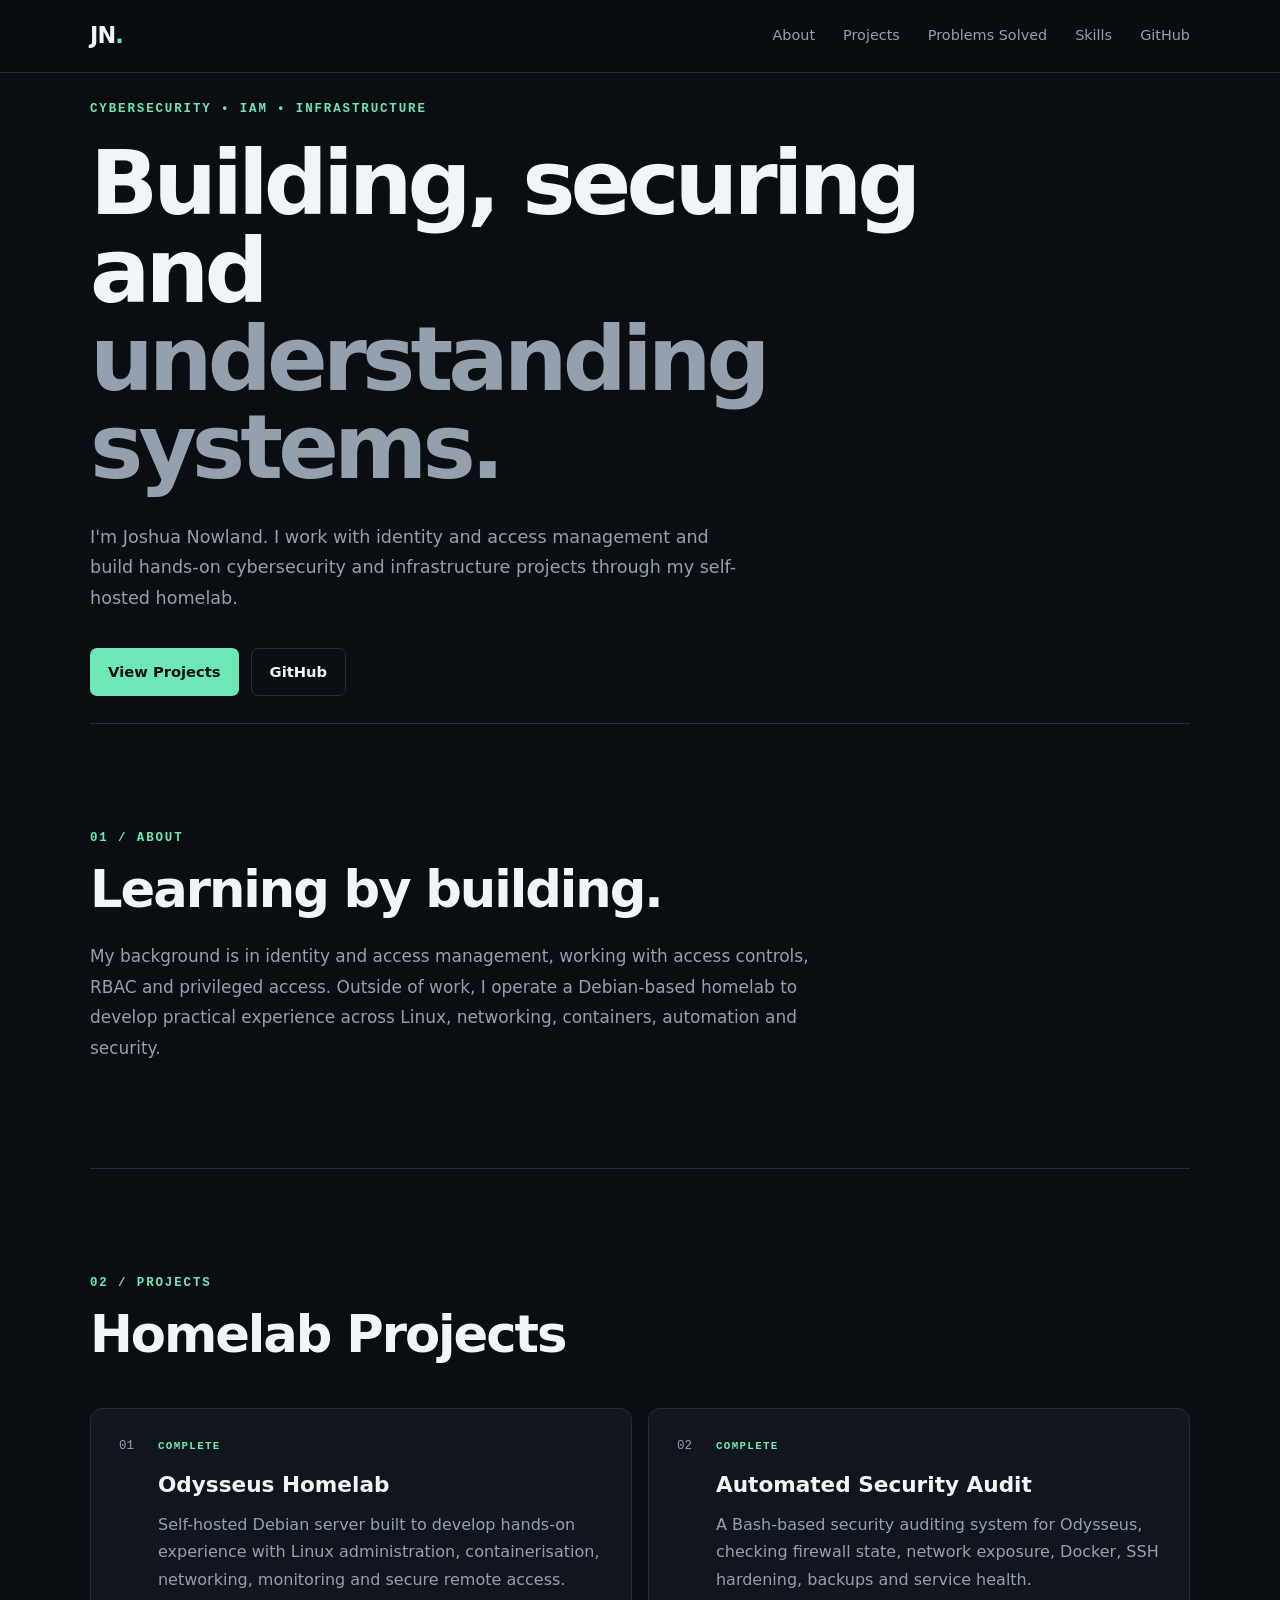
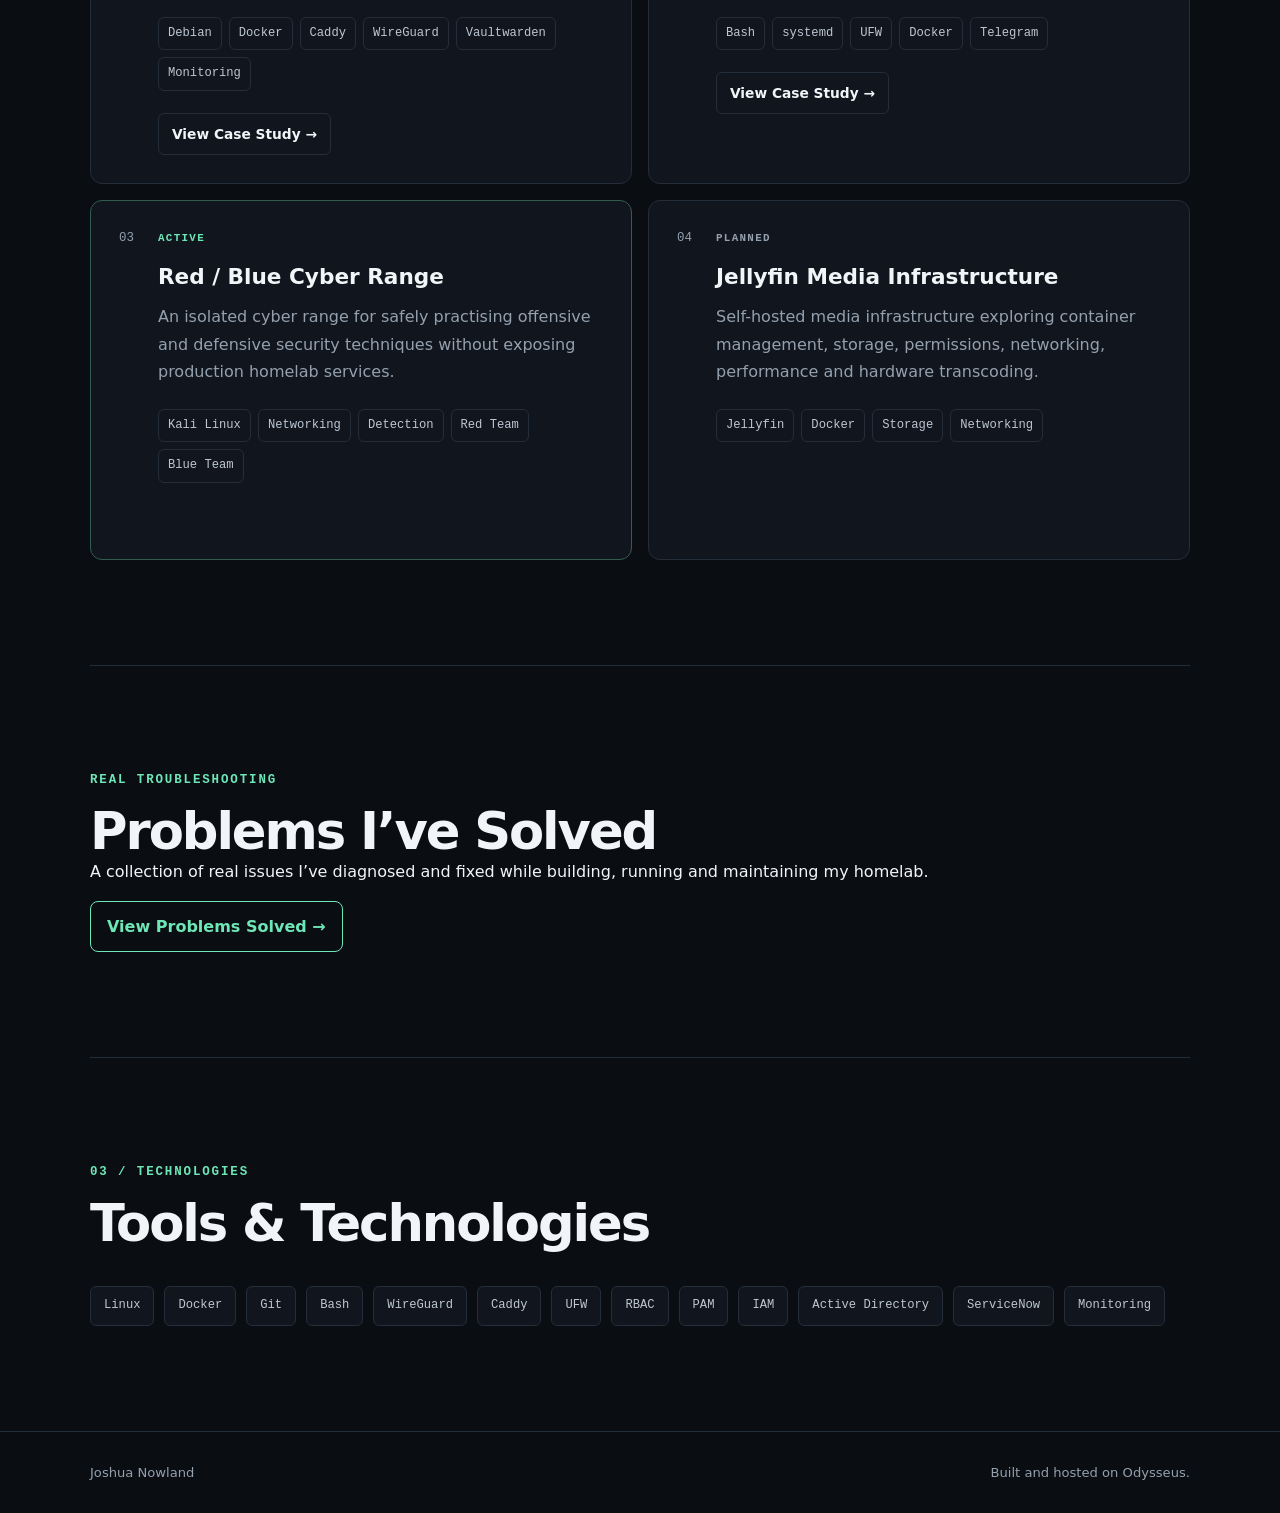
<file: index.html>
<!DOCTYPE html>
<html lang="en">
<head>
    <meta charset="UTF-8">
    <meta name="viewport" content="width=device-width, initial-scale=1.0">

    <title>Joshua Nowland | Cybersecurity & Infrastructure</title>

    <meta name="description"
          content="Joshua Nowland's cybersecurity, infrastructure and homelab portfolio.">

    <link rel="stylesheet" href="assets/css/style.css?v=2">
</head>

<body>

<header>
    <nav class="container">
        <a class="logo" href="#">JN<span>.</span></a>

        <div class="nav-links">
            <a href="#about">About</a>
            <a href="#projects">Projects</a>
            <a href="#problems">Problems Solved</a>
	    <a href="#skills">Skills</a>
            <a href="https://github.com/beynzzzz"
               target="_blank"
               rel="noopener noreferrer">GitHub</a>
        </div>
    </nav>
</header>


<main>

    <!-- HERO -->
    <section class="hero container">

        <p class="eyebrow">CYBERSECURITY • IAM • INFRASTRUCTURE</p>

        <h1>
            Building, securing and
            <span>understanding systems.</span>
        </h1>

        <p class="hero-text">
            I'm Joshua Nowland. I work with identity and access management
            and build hands-on cybersecurity and infrastructure projects
            through my self-hosted homelab.
        </p>

        <div class="hero-buttons">
            <a class="button primary" href="#projects">View Projects</a>

            <a class="button secondary"
               href="https://github.com/beynzzzz"
               target="_blank"
               rel="noopener noreferrer">
               GitHub
            </a>
        </div>

    </section>


    <!-- ABOUT -->
    <section id="about" class="section container">

        <p class="section-label">01 / ABOUT</p>

        <h2>Learning by building.</h2>

        <p class="section-intro">
            My background is in identity and access management, working with
            access controls, RBAC and privileged access. Outside of work,
            I operate a Debian-based homelab to develop practical experience
            across Linux, networking, containers, automation and security.
        </p>

    </section>


    <!-- PROJECTS -->
    <section id="projects" class="section container">

        <p class="section-label">02 / PROJECTS</p>

        <h2>Homelab Projects</h2>

        <div class="project-grid">

            <article class="project-card">
                <div class="project-number">01</div>

                <div>
                    <p class="project-status live">COMPLETE</p>

                    <h3>Odysseus Homelab</h3>

                    <p>
                        Self-hosted Debian server built to develop hands-on
                        experience with Linux administration, containerisation,
                        networking, monitoring and secure remote access.
                    </p>

                    <div class="tags">
                        <span>Debian</span>
                        <span>Docker</span>
                        <span>Caddy</span>
                        <span>WireGuard</span>
                        <span>Vaultwarden</span>
                        <span>Monitoring</span>
                    </div>
		    <a class="project-link" href="/projects/odysseus/">
    			View Case Study →
		    </a>
                </div>
            </article>


            <article class="project-card">
                <div class="project-number">02</div>

                <div>
                    <p class="project-status live">COMPLETE</p>

                    <h3>Automated Security Audit</h3>

                    <p>
                        A Bash-based security auditing system for Odysseus,
                        checking firewall state, network exposure, Docker,
                        SSH hardening, backups and service health.
                    </p>

                    <div class="tags">
                        <span>Bash</span>
                        <span>systemd</span>
                        <span>UFW</span>
                        <span>Docker</span>
                        <span>Telegram</span>	
                    </div>
		    <a class="project-link" href="/projects/security-audit/">
    			View Case Study →
		    </a>
                </div>
            </article>


            <article class="project-card featured">
                <div class="project-number">03</div>

                <div>
                    <p class="project-status live">ACTIVE</p>

                    <h3>Red / Blue Cyber Range</h3>

                    <p>
                        An isolated cyber range for safely practising offensive
                        and defensive security techniques without exposing
                        production homelab services.
                    </p>

                    <div class="tags">
                        <span>Kali Linux</span>
                        <span>Networking</span>
                        <span>Detection</span>
                        <span>Red Team</span>
                        <span>Blue Team</span>
                    </div>
                </div>
            </article>


            <article class="project-card">
                <div class="project-number">04</div>

                <div>
                    <p class="project-status">PLANNED</p>

                    <h3>Jellyfin Media Infrastructure</h3>

                    <p>
                        Self-hosted media infrastructure exploring container
                        management, storage, permissions, networking,
                        performance and hardware transcoding.
                    </p>

                    <div class="tags">
                        <span>Jellyfin</span>
                        <span>Docker</span>
                        <span>Storage</span>
                        <span>Networking</span>
                    </div>
                </div>
            </article>

        </div>

    </section>

<section class="section container" id="problems">
    <p class="section-label">REAL TROUBLESHOOTING</p>
    <h2>Problems I’ve Solved</h2>

    <p>
        A collection of real issues I’ve diagnosed and fixed while building,
        running and maintaining my homelab.
    </p>
    <a class="problems-link" href="/problems/">
    	View Problems Solved →
    </a>
    
</section>

    <!-- SKILLS -->
    <section id="skills" class="section container">

        <p class="section-label">03 / TECHNOLOGIES</p>

        <h2>Tools & Technologies</h2>

        <div class="skills">
            <span>Linux</span>
            <span>Docker</span>
            <span>Git</span>
            <span>Bash</span>
            <span>WireGuard</span>
            <span>Caddy</span>
            <span>UFW</span>
            <span>RBAC</span>
            <span>PAM</span>
            <span>IAM</span>
            <span>Active Directory</span>
            <span>ServiceNow</span>
            <span>Monitoring</span>
        </div>

    </section>

</main>


<footer>
    <div class="container footer-content">
        <p>Joshua Nowland</p>
        <p>Built and hosted on Odysseus.</p>
    </div>
</footer>

</body>
</html>
</file>
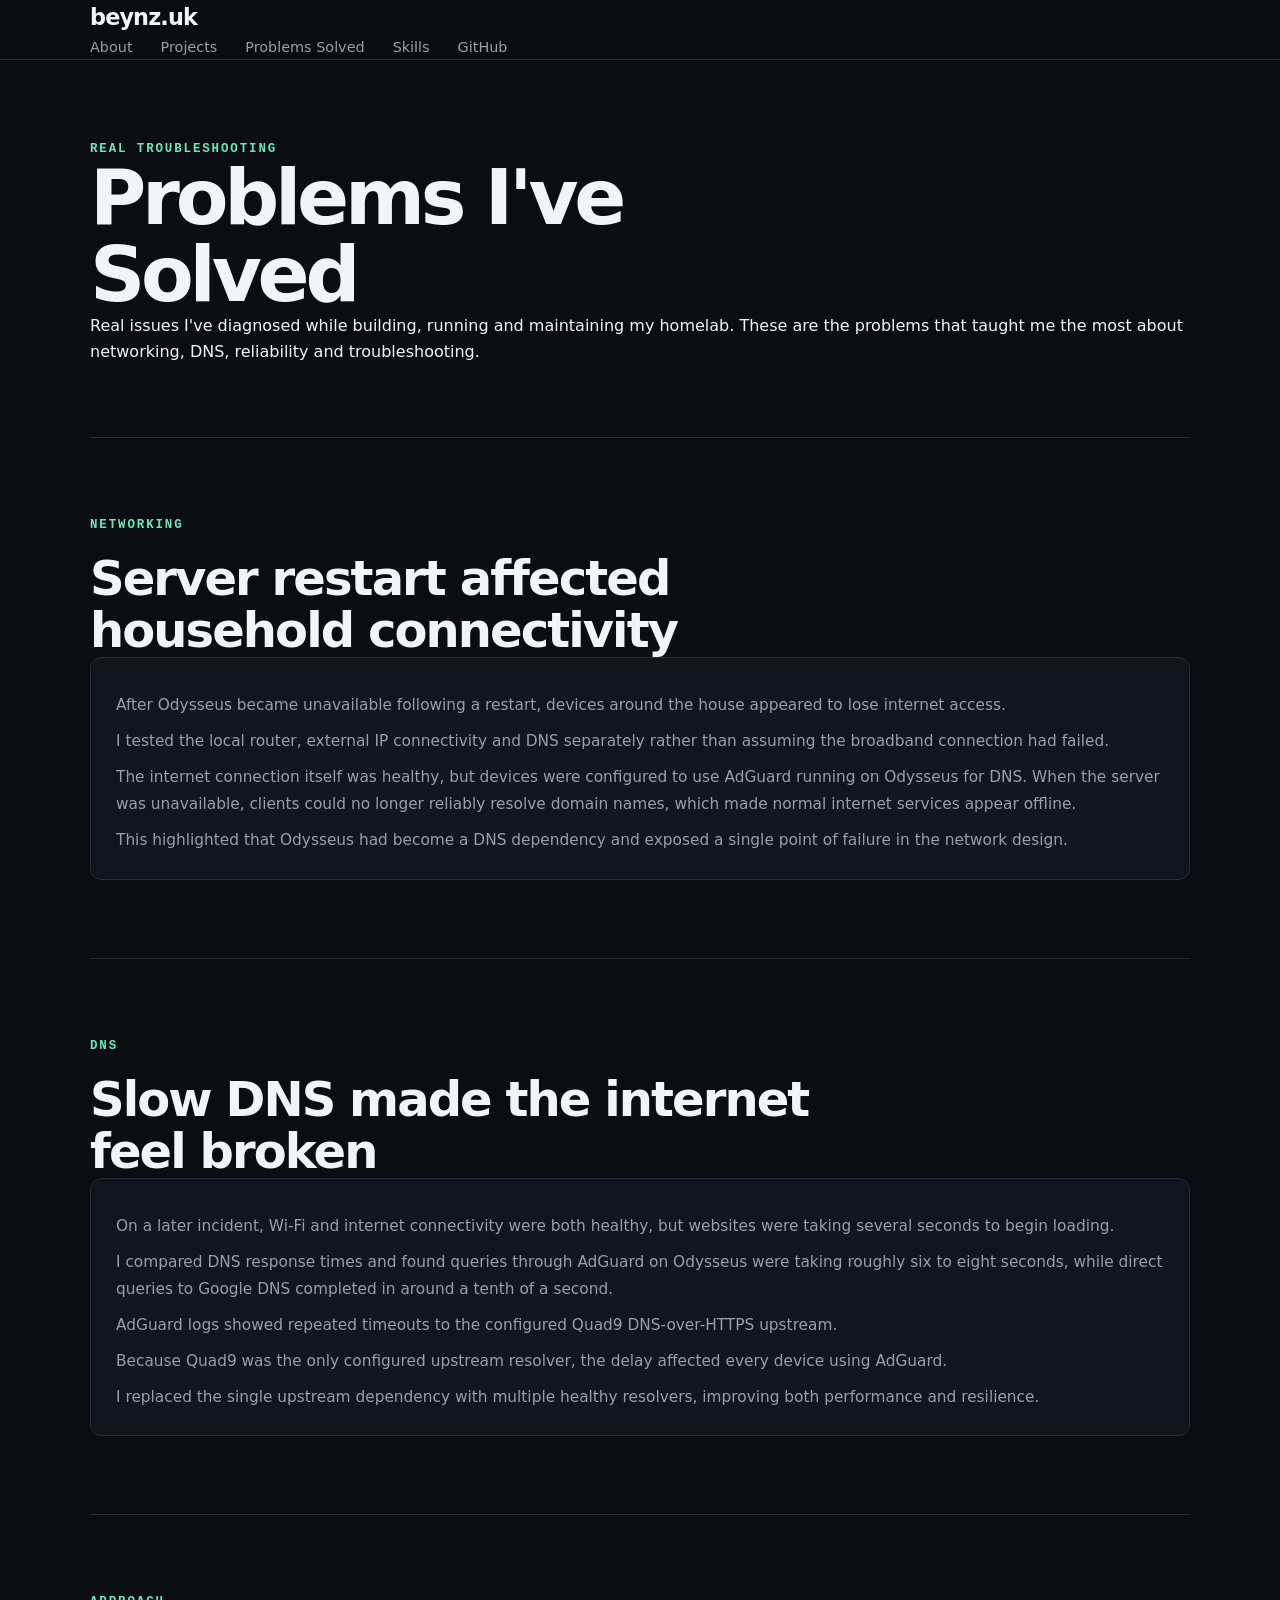
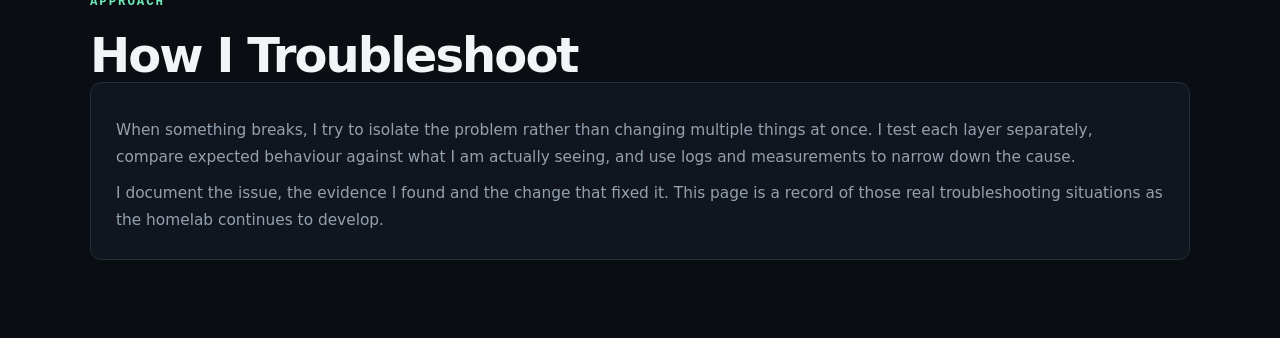
<file: problems/index.html>
<!DOCTYPE html>
<html lang="en">
<head>
    <meta charset="UTF-8">
    <meta name="viewport" content="width=device-width, initial-scale=1.0">
    <title>Problems I've Solved | beynz.uk</title>
    <link rel="stylesheet" href="/assets/css/style.css?v=2">
</head>
<body>

    <header class="site-header">
        <div class="container nav">
            <a class="logo" href="/">beynz.uk</a>

            <div class="nav-links">
                <a href="/#about">About</a>
                <a href="/#projects">Projects</a>
                <a href="/#problems">Problems Solved</a>
                <a href="/#skills">Skills</a>
                <a href="https://github.com/beynzzzz"
                   target="_blank"
                   rel="noopener noreferrer">GitHub</a>
            </div>
        </div>
    </header>

    <main>

        <section class="case-hero container">
            <p class="section-label">REAL TROUBLESHOOTING</p>
            <h1>Problems I've Solved</h1>
            <p>
                Real issues I've diagnosed while building, running and maintaining
                my homelab. These are the problems that taught me the most about
                networking, DNS, reliability and troubleshooting.
            </p>
        </section>

        <section class="section container case-section">
            <p class="section-label">NETWORKING</p>
            <h2>Server restart affected household connectivity</h2>

            <div class="case-panel">
                <p>
                    After Odysseus became unavailable following a restart, devices
                    around the house appeared to lose internet access.
                </p>

                <p>
                    I tested the local router, external IP connectivity and DNS
                    separately rather than assuming the broadband connection had
                    failed.
                </p>

                <p>
                    The internet connection itself was healthy, but devices were
                    configured to use AdGuard running on Odysseus for DNS. When the
                    server was unavailable, clients could no longer reliably resolve
                    domain names, which made normal internet services appear offline.
                </p>

                <p>
                    This highlighted that Odysseus had become a DNS dependency and
                    exposed a single point of failure in the network design.
                </p>
            </div>
        </section>

        <section class="section container case-section">
            <p class="section-label">DNS</p>
            <h2>Slow DNS made the internet feel broken</h2>

            <div class="case-panel">
                <p>
                    On a later incident, Wi-Fi and internet connectivity were both
                    healthy, but websites were taking several seconds to begin loading.
                </p>

                <p>
                    I compared DNS response times and found queries through AdGuard on
                    Odysseus were taking roughly six to eight seconds, while direct
                    queries to Google DNS completed in around a tenth of a second.
                </p>

                <p>
                    AdGuard logs showed repeated timeouts to the configured Quad9
                    DNS-over-HTTPS upstream.
                </p>

                <p>
                    Because Quad9 was the only configured upstream resolver, the delay
                    affected every device using AdGuard.
                </p>

                <p>
                    I replaced the single upstream dependency with multiple healthy
                    resolvers, improving both performance and resilience.
                </p>
            </div>
        </section>

<section class="section container case-section">
    <p class="section-label">APPROACH</p>
    <h2>How I Troubleshoot</h2>

    <div class="case-panel">
        <p>
            When something breaks, I try to isolate the problem rather than changing
            multiple things at once. I test each layer separately, compare expected
            behaviour against what I am actually seeing, and use logs and measurements
            to narrow down the cause.
        </p>

        <p>
            I document the issue, the evidence I found and the change that fixed it.
            This page is a record of those real troubleshooting situations as the
            homelab continues to develop.
        </p>
    </div>
</section>
    </main>

</body>
</html>
</file>
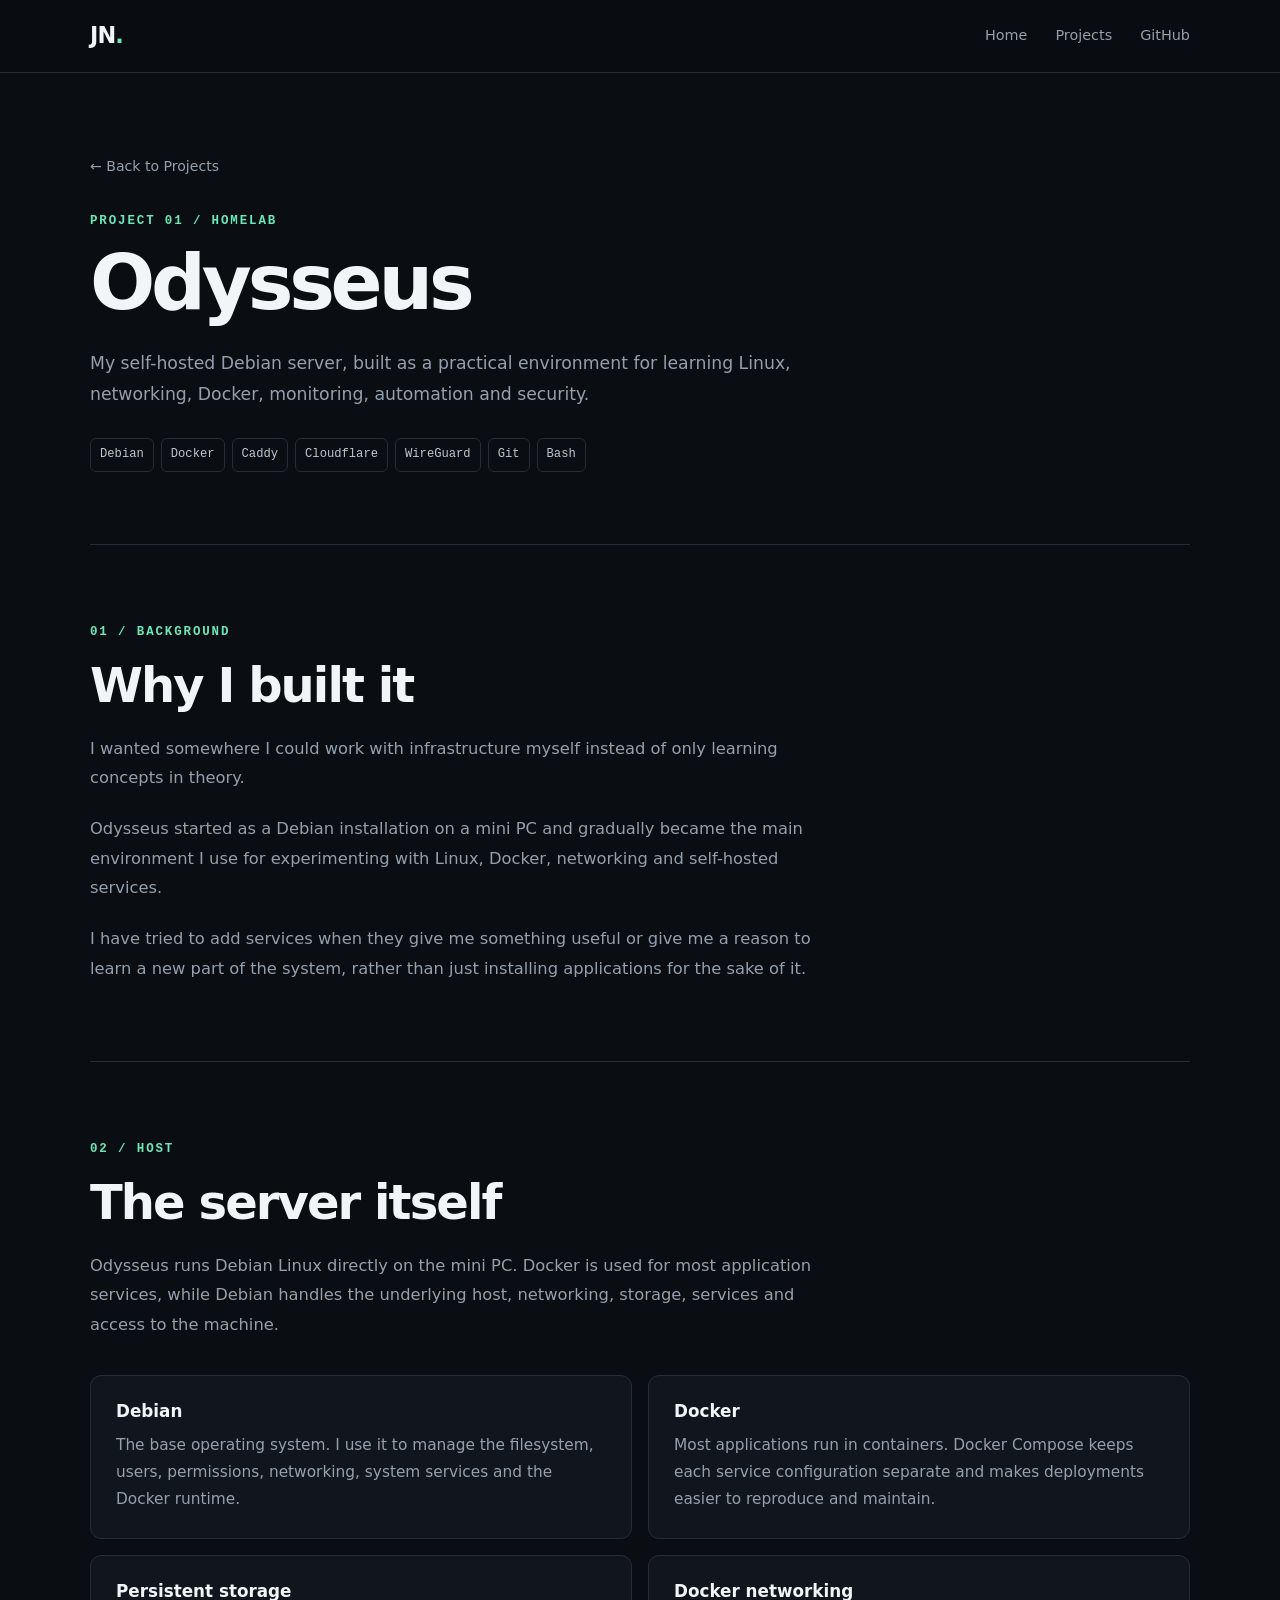
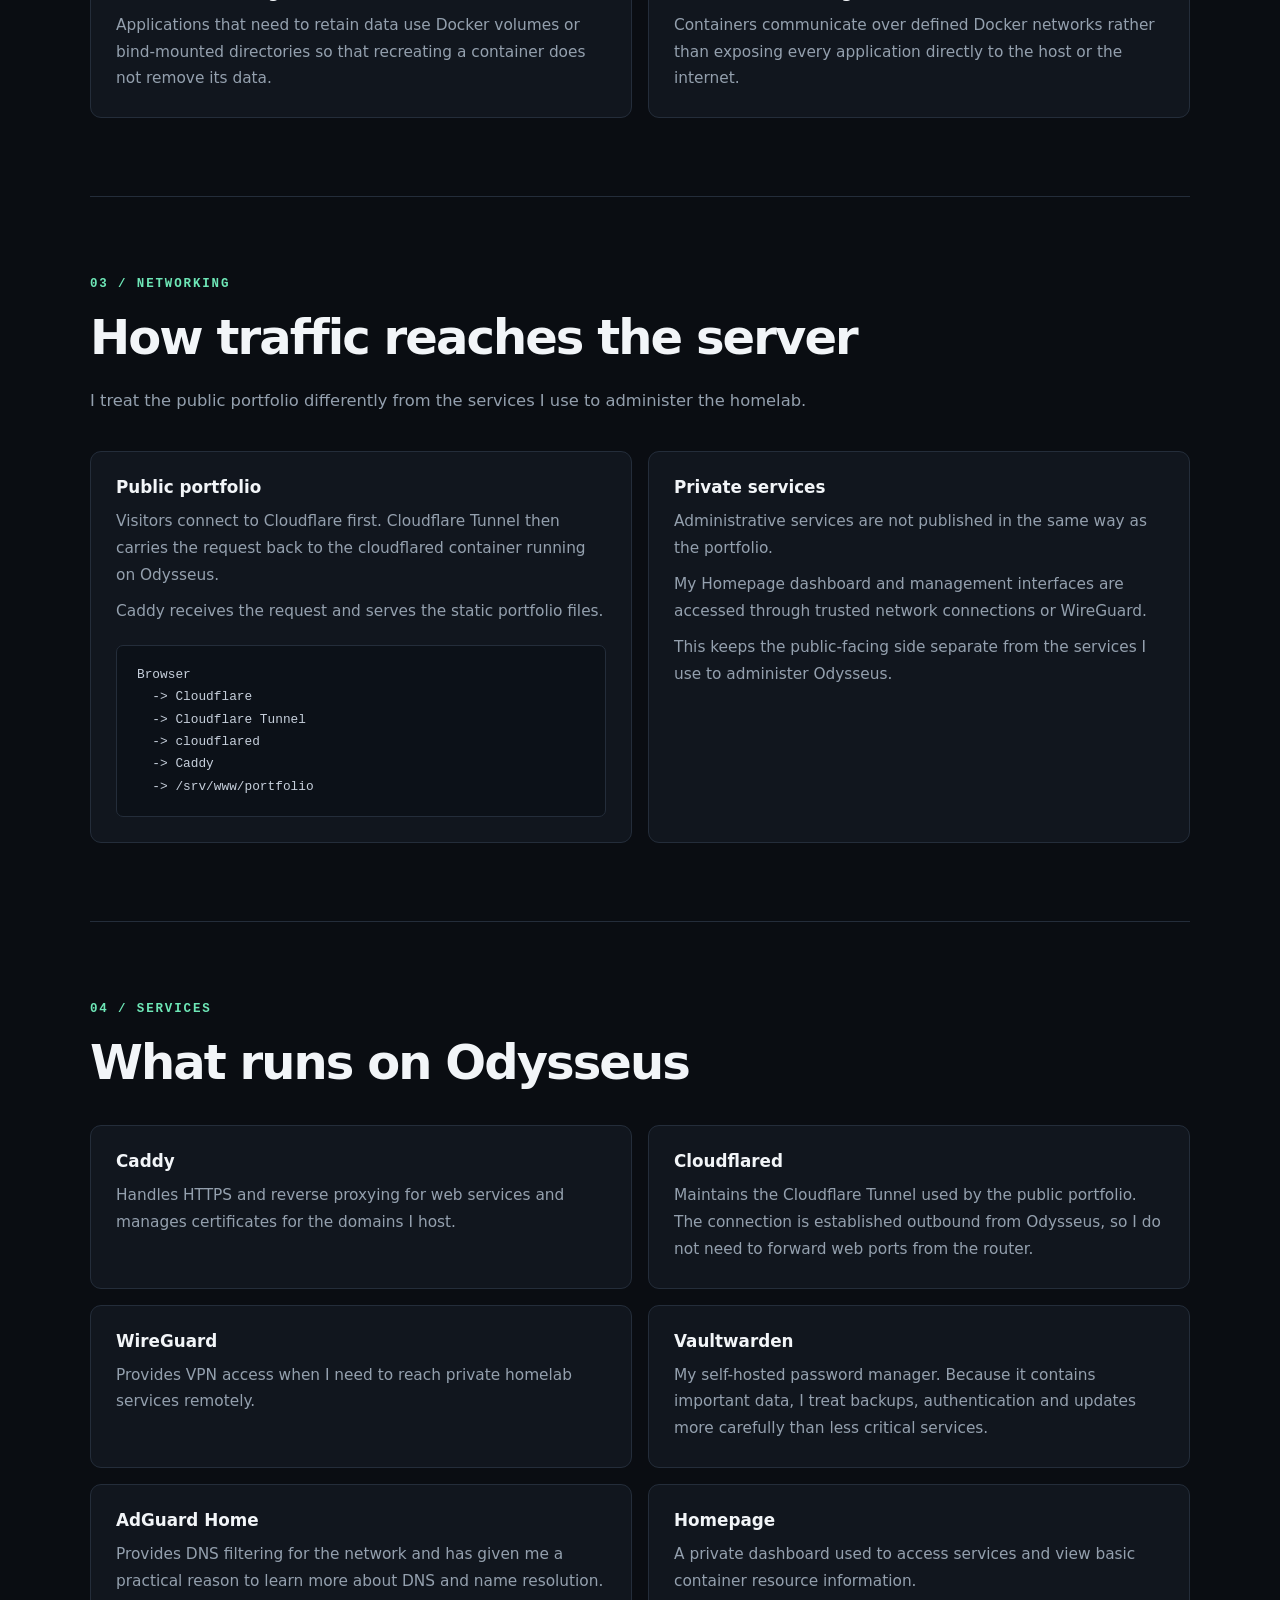
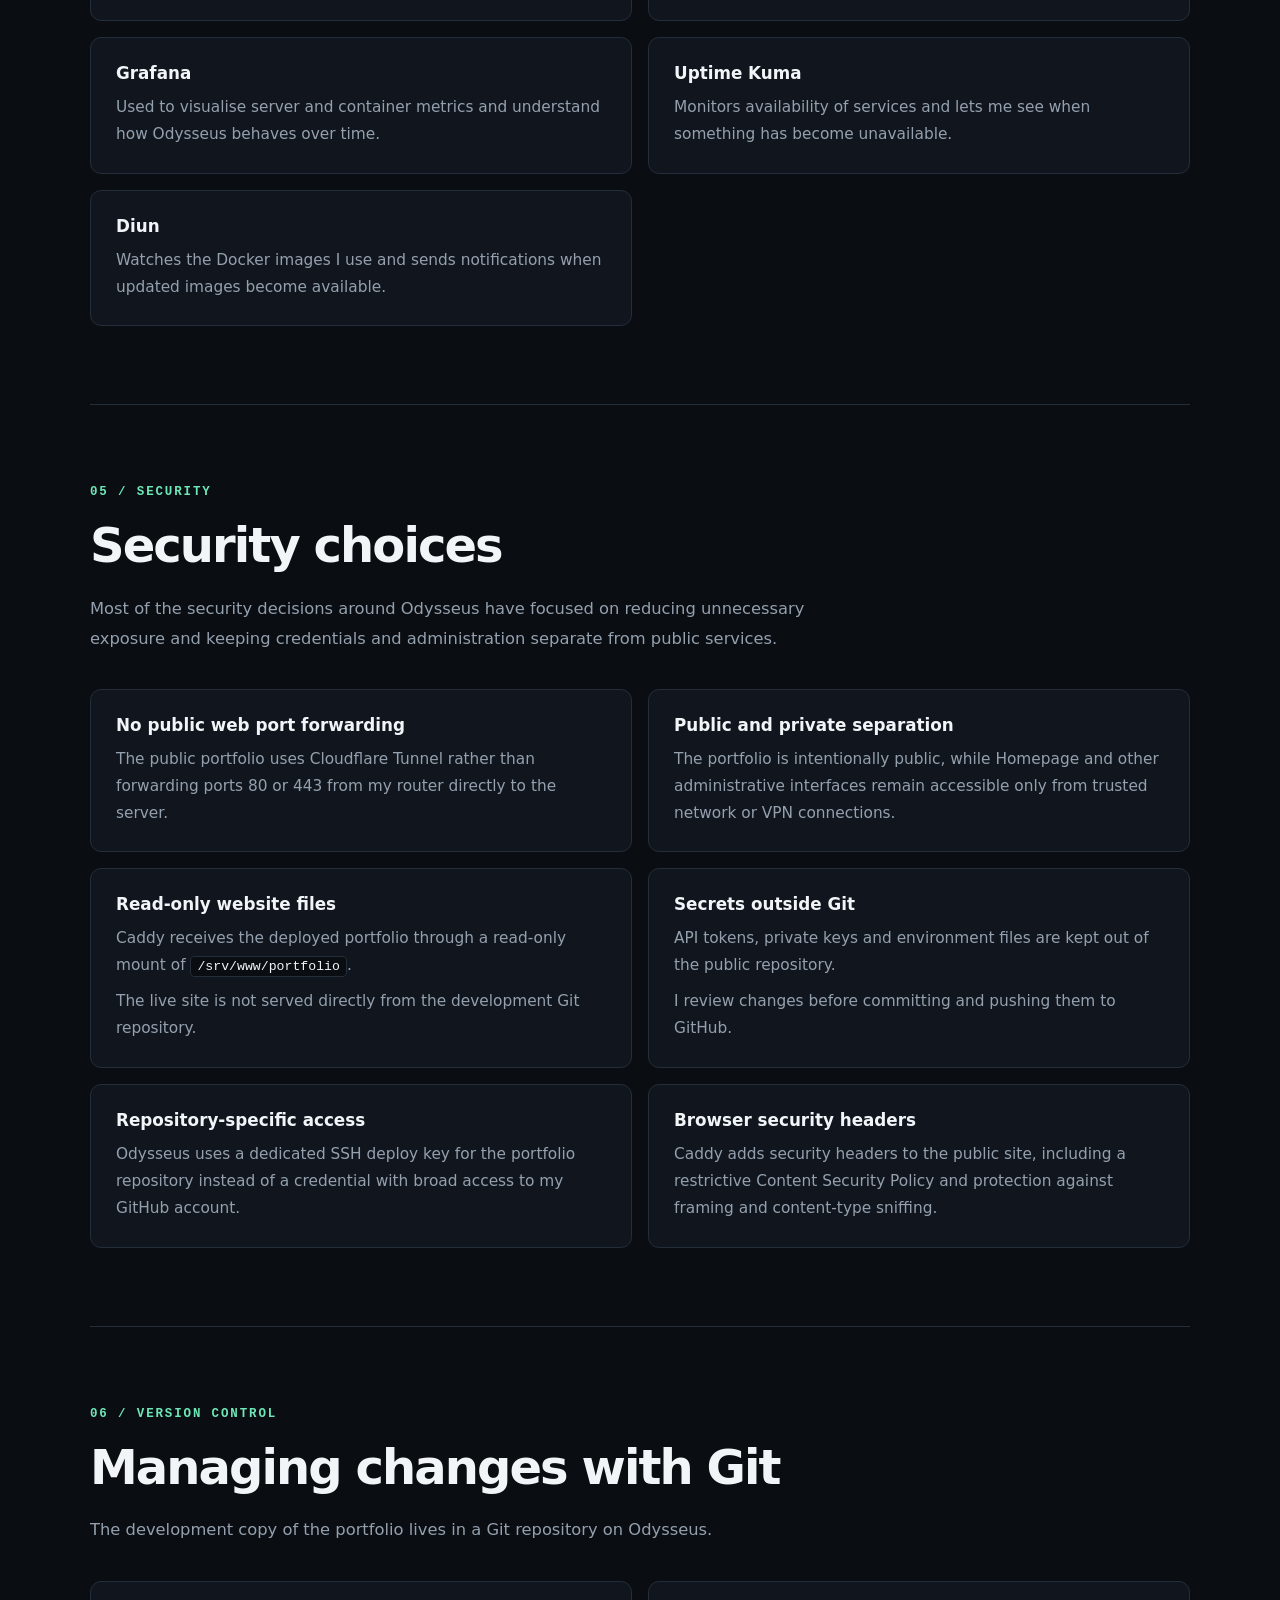
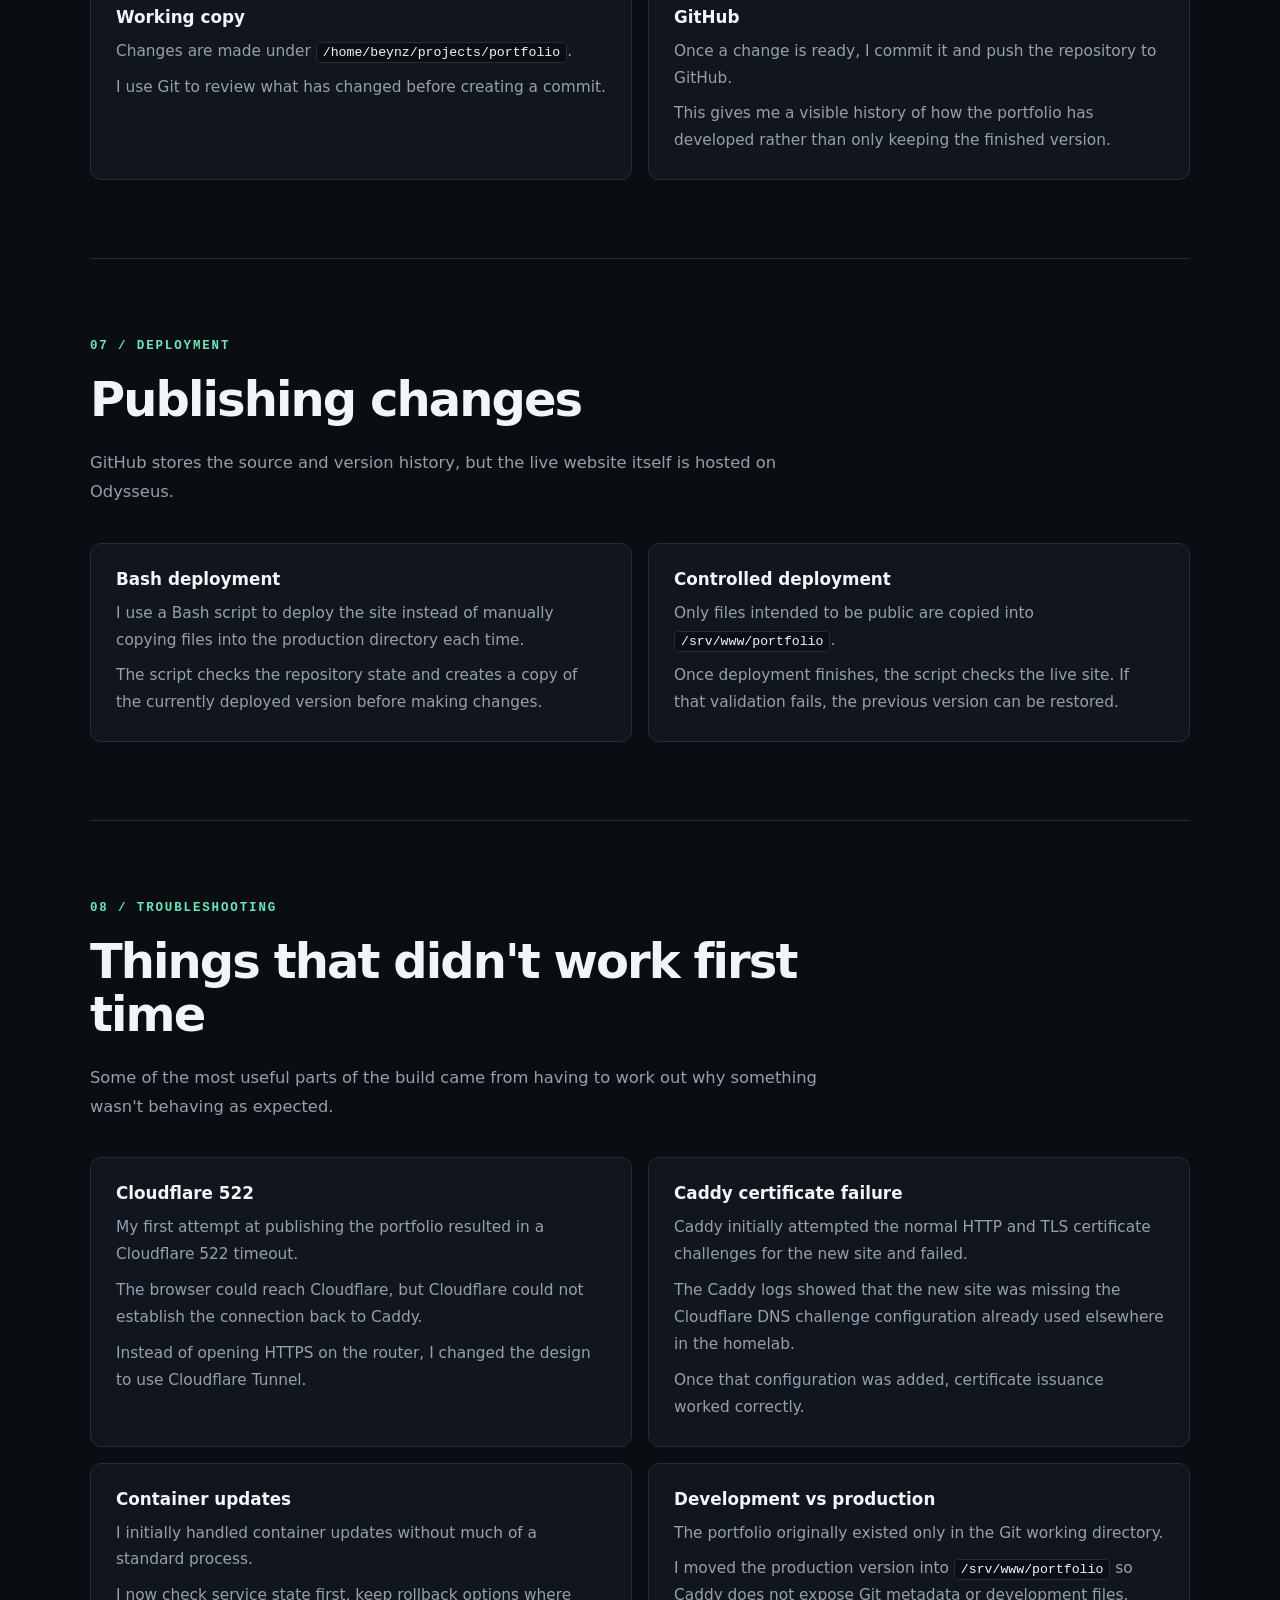
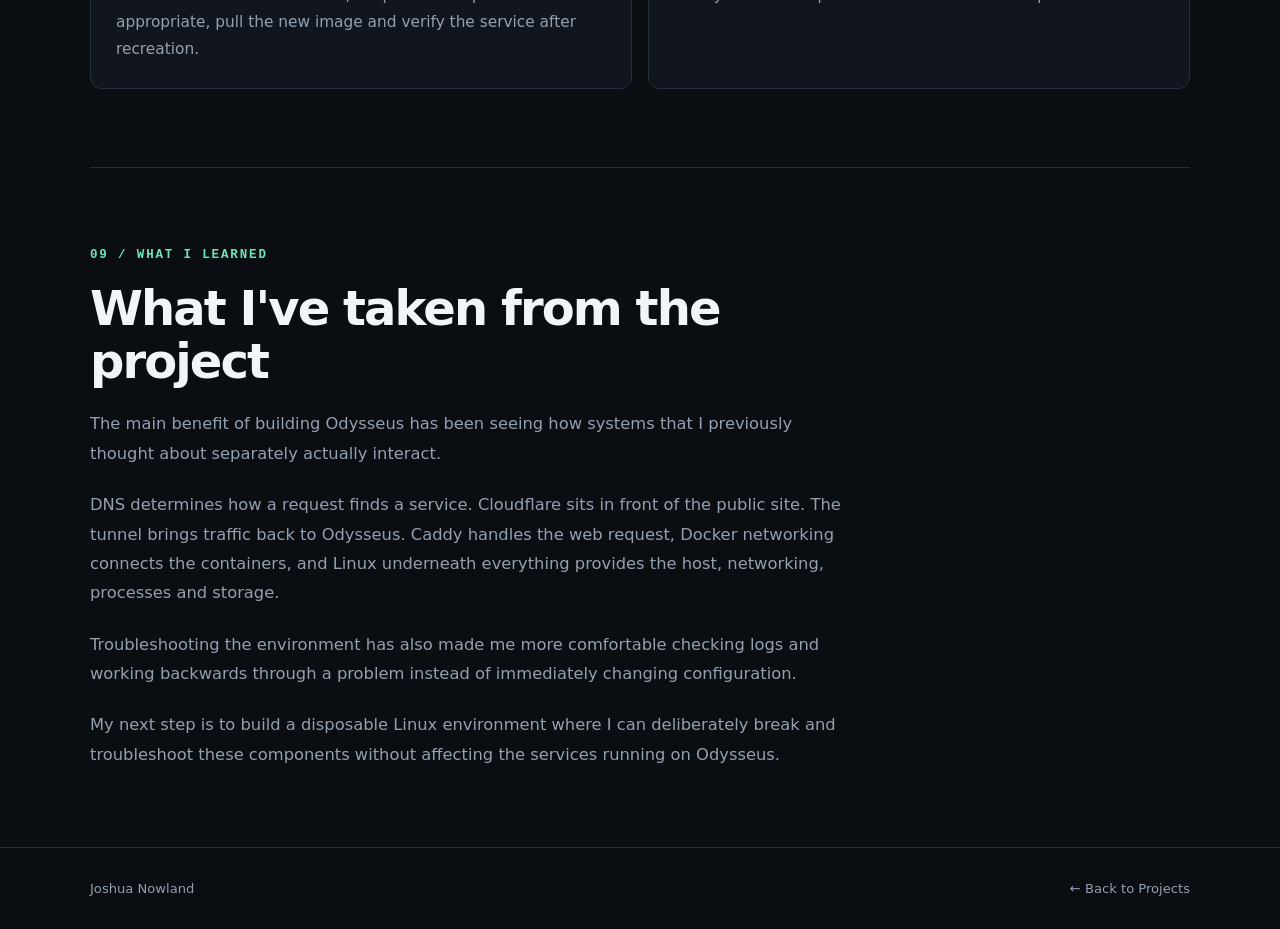
<file: projects/odysseus/index.html>
<!DOCTYPE html>
<html lang="en">

<head>
    <meta charset="UTF-8">
    <meta name="viewport" content="width=device-width, initial-scale=1.0">

    <title>Odysseus Homelab | Joshua Nowland</title>

    <meta name="description"
          content="A technical write-up of my self-hosted Debian homelab, Odysseus.">

    <link rel="stylesheet" href="../../assets/css/style.css">
</head>

<body>

<header>
    <nav class="container">

        <a class="logo" href="/">
            JN<span>.</span>
        </a>

        <div class="nav-links">
            <a href="/">Home</a>
            <a href="/#projects">Projects</a>

            <a href="https://github.com/beynzzzz"
               target="_blank"
               rel="noopener noreferrer">
                GitHub
            </a>
        </div>

    </nav>
</header>


<main>

    <!-- INTRO -->

    <section class="case-hero container">

        <a class="back-link" href="/#projects">
            ← Back to Projects
        </a>

        <p class="eyebrow">
            PROJECT 01 / HOMELAB
        </p>

        <h1>Odysseus</h1>

        <p class="hero-text">
            My self-hosted Debian server, built as a practical environment
            for learning Linux, networking, Docker, monitoring, automation
            and security.
        </p>

        <div class="tags">
            <span>Debian</span>
            <span>Docker</span>
            <span>Caddy</span>
            <span>Cloudflare</span>
            <span>WireGuard</span>
            <span>Git</span>
            <span>Bash</span>
        </div>

    </section>


    <!-- BACKGROUND -->

    <section class="section container case-section">

        <p class="section-label">
            01 / BACKGROUND
        </p>

        <h2>Why I built it</h2>

        <p class="section-intro">
            I wanted somewhere I could work with infrastructure myself instead
            of only learning concepts in theory.
        </p>

        <p class="section-intro">
            Odysseus started as a Debian installation on a mini PC and gradually
            became the main environment I use for experimenting with Linux,
            Docker, networking and self-hosted services.
        </p>

        <p class="section-intro">
            I have tried to add services when they give me something useful or
            give me a reason to learn a new part of the system, rather than just
            installing applications for the sake of it.
        </p>

    </section>


    <!-- HOST -->

    <section class="section container case-section">

        <p class="section-label">
            02 / HOST
        </p>

        <h2>The server itself</h2>

        <p class="section-intro">
            Odysseus runs Debian Linux directly on the mini PC. Docker is used
            for most application services, while Debian handles the underlying
            host, networking, storage, services and access to the machine.
        </p>

        <div class="case-grid">

            <div class="case-panel">
                <h3>Debian</h3>

                <p>
                    The base operating system. I use it to manage the filesystem,
                    users, permissions, networking, system services and the
                    Docker runtime.
                </p>
            </div>


            <div class="case-panel">
                <h3>Docker</h3>

                <p>
                    Most applications run in containers. Docker Compose keeps
                    each service configuration separate and makes deployments
                    easier to reproduce and maintain.
                </p>
            </div>


            <div class="case-panel">
                <h3>Persistent storage</h3>

                <p>
                    Applications that need to retain data use Docker volumes or
                    bind-mounted directories so that recreating a container does
                    not remove its data.
                </p>
            </div>


            <div class="case-panel">
                <h3>Docker networking</h3>

                <p>
                    Containers communicate over defined Docker networks rather
                    than exposing every application directly to the host or the
                    internet.
                </p>
            </div>

        </div>

    </section>


    <!-- NETWORKING -->

    <section class="section container case-section">

        <p class="section-label">
            03 / NETWORKING
        </p>

        <h2>How traffic reaches the server</h2>

        <p class="section-intro">
            I treat the public portfolio differently from the services I use to
            administer the homelab.
        </p>

        <div class="case-grid">

            <div class="case-panel">

                <h3>Public portfolio</h3>

                <p>
                    Visitors connect to Cloudflare first. Cloudflare Tunnel then
                    carries the request back to the cloudflared container running
                    on Odysseus.
                </p>

                <p>
                    Caddy receives the request and serves the static portfolio
                    files.
                </p>

                <pre class="architecture">Browser
  -> Cloudflare
  -> Cloudflare Tunnel
  -> cloudflared
  -> Caddy
  -> /srv/www/portfolio</pre>

            </div>


            <div class="case-panel">

                <h3>Private services</h3>

                <p>
                    Administrative services are not published in the same way as
                    the portfolio.
                </p>

                <p>
                    My Homepage dashboard and management interfaces are accessed
                    through trusted network connections or WireGuard.
                </p>

                <p>
                    This keeps the public-facing side separate from the services
                    I use to administer Odysseus.
                </p>

            </div>

        </div>

    </section>


    <!-- SERVICES -->

    <section class="section container case-section">

        <p class="section-label">
            04 / SERVICES
        </p>

        <h2>What runs on Odysseus</h2>

        <div class="case-grid">

            <div class="case-panel">
                <h3>Caddy</h3>

                <p>
                    Handles HTTPS and reverse proxying for web services and
                    manages certificates for the domains I host.
                </p>
            </div>


            <div class="case-panel">
                <h3>Cloudflared</h3>

                <p>
                    Maintains the Cloudflare Tunnel used by the public portfolio.
                    The connection is established outbound from Odysseus, so I do
                    not need to forward web ports from the router.
                </p>
            </div>


            <div class="case-panel">
                <h3>WireGuard</h3>

                <p>
                    Provides VPN access when I need to reach private homelab
                    services remotely.
                </p>
            </div>


            <div class="case-panel">
                <h3>Vaultwarden</h3>

                <p>
                    My self-hosted password manager. Because it contains important
                    data, I treat backups, authentication and updates more
                    carefully than less critical services.
                </p>
            </div>


            <div class="case-panel">
                <h3>AdGuard Home</h3>

                <p>
                    Provides DNS filtering for the network and has given me a
                    practical reason to learn more about DNS and name resolution.
                </p>
            </div>


            <div class="case-panel">
                <h3>Homepage</h3>

                <p>
                    A private dashboard used to access services and view basic
                    container resource information.
                </p>
            </div>


            <div class="case-panel">
                <h3>Grafana</h3>

                <p>
                    Used to visualise server and container metrics and understand
                    how Odysseus behaves over time.
                </p>
            </div>


            <div class="case-panel">
                <h3>Uptime Kuma</h3>

                <p>
                    Monitors availability of services and lets me see when
                    something has become unavailable.
                </p>
            </div>


            <div class="case-panel">
                <h3>Diun</h3>

                <p>
                    Watches the Docker images I use and sends notifications when
                    updated images become available.
                </p>
            </div>

        </div>

    </section>


    <!-- SECURITY -->

    <section class="section container case-section">

        <p class="section-label">
            05 / SECURITY
        </p>

        <h2>Security choices</h2>

        <p class="section-intro">
            Most of the security decisions around Odysseus have focused on
            reducing unnecessary exposure and keeping credentials and
            administration separate from public services.
        </p>

        <div class="case-grid">

            <div class="case-panel">
                <h3>No public web port forwarding</h3>

                <p>
                    The public portfolio uses Cloudflare Tunnel rather than
                    forwarding ports 80 or 443 from my router directly to the
                    server.
                </p>
            </div>


            <div class="case-panel">
                <h3>Public and private separation</h3>

                <p>
                    The portfolio is intentionally public, while Homepage and
                    other administrative interfaces remain accessible only from
                    trusted network or VPN connections.
                </p>
            </div>


            <div class="case-panel">
                <h3>Read-only website files</h3>

                <p>
                    Caddy receives the deployed portfolio through a read-only
                    mount of <code>/srv/www/portfolio</code>.
                </p>

                <p>
                    The live site is not served directly from the development
                    Git repository.
                </p>
            </div>


            <div class="case-panel">
                <h3>Secrets outside Git</h3>

                <p>
                    API tokens, private keys and environment files are kept out
                    of the public repository.
                </p>

                <p>
                    I review changes before committing and pushing them to
                    GitHub.
                </p>
            </div>


            <div class="case-panel">
                <h3>Repository-specific access</h3>

                <p>
                    Odysseus uses a dedicated SSH deploy key for the portfolio
                    repository instead of a credential with broad access to my
                    GitHub account.
                </p>
            </div>


            <div class="case-panel">
                <h3>Browser security headers</h3>

                <p>
                    Caddy adds security headers to the public site, including a
                    restrictive Content Security Policy and protection against
                    framing and content-type sniffing.
                </p>
            </div>

        </div>

    </section>


    <!-- VERSION CONTROL -->

    <section class="section container case-section">

        <p class="section-label">
            06 / VERSION CONTROL
        </p>

        <h2>Managing changes with Git</h2>

        <p class="section-intro">
            The development copy of the portfolio lives in a Git repository on
            Odysseus.
        </p>

        <div class="case-grid">

            <div class="case-panel">
                <h3>Working copy</h3>

                <p>
                    Changes are made under
                    <code>/home/beynz/projects/portfolio</code>.
                </p>

                <p>
                    I use Git to review what has changed before creating a
                    commit.
                </p>
            </div>


            <div class="case-panel">
                <h3>GitHub</h3>

                <p>
                    Once a change is ready, I commit it and push the repository
                    to GitHub.
                </p>

                <p>
                    This gives me a visible history of how the portfolio has
                    developed rather than only keeping the finished version.
                </p>
            </div>

        </div>

    </section>


    <!-- DEPLOYMENT -->

    <section class="section container case-section">

        <p class="section-label">
            07 / DEPLOYMENT
        </p>

        <h2>Publishing changes</h2>

        <p class="section-intro">
            GitHub stores the source and version history, but the live website
            itself is hosted on Odysseus.
        </p>

        <div class="case-grid">

            <div class="case-panel">
                <h3>Bash deployment</h3>

                <p>
                    I use a Bash script to deploy the site instead of manually
                    copying files into the production directory each time.
                </p>

                <p>
                    The script checks the repository state and creates a copy of
                    the currently deployed version before making changes.
                </p>
            </div>


            <div class="case-panel">
                <h3>Controlled deployment</h3>

                <p>
                    Only files intended to be public are copied into
                    <code>/srv/www/portfolio</code>.
                </p>

                <p>
                    Once deployment finishes, the script checks the live site.
                    If that validation fails, the previous version can be
                    restored.
                </p>
            </div>

        </div>

    </section>


    <!-- TROUBLESHOOTING -->

    <section class="section container case-section">

        <p class="section-label">
            08 / TROUBLESHOOTING
        </p>

        <h2>Things that didn't work first time</h2>

        <p class="section-intro">
            Some of the most useful parts of the build came from having to work
            out why something wasn't behaving as expected.
        </p>

        <div class="case-grid">

            <div class="case-panel">
                <h3>Cloudflare 522</h3>

                <p>
                    My first attempt at publishing the portfolio resulted in a
                    Cloudflare 522 timeout.
                </p>

                <p>
                    The browser could reach Cloudflare, but Cloudflare could not
                    establish the connection back to Caddy.
                </p>

                <p>
                    Instead of opening HTTPS on the router, I changed the design
                    to use Cloudflare Tunnel.
                </p>
            </div>


            <div class="case-panel">
                <h3>Caddy certificate failure</h3>

                <p>
                    Caddy initially attempted the normal HTTP and TLS certificate
                    challenges for the new site and failed.
                </p>

                <p>
                    The Caddy logs showed that the new site was missing the
                    Cloudflare DNS challenge configuration already used elsewhere
                    in the homelab.
                </p>

                <p>
                    Once that configuration was added, certificate issuance
                    worked correctly.
                </p>
            </div>


            <div class="case-panel">
                <h3>Container updates</h3>

                <p>
                    I initially handled container updates without much of a
                    standard process.
                </p>

                <p>
                    I now check service state first, keep rollback options where
                    appropriate, pull the new image and verify the service after
                    recreation.
                </p>
            </div>


            <div class="case-panel">
                <h3>Development vs production</h3>

                <p>
                    The portfolio originally existed only in the Git working
                    directory.
                </p>

                <p>
                    I moved the production version into
                    <code>/srv/www/portfolio</code> so Caddy does not expose Git
                    metadata or development files.
                </p>
            </div>

        </div>

    </section>


    <!-- LEARNING -->

    <section class="section container case-section">

        <p class="section-label">
            09 / WHAT I LEARNED
        </p>

        <h2>What I've taken from the project</h2>

        <p class="section-intro">
            The main benefit of building Odysseus has been seeing how systems
            that I previously thought about separately actually interact.
        </p>

        <p class="section-intro">
            DNS determines how a request finds a service. Cloudflare sits in
            front of the public site. The tunnel brings traffic back to
            Odysseus. Caddy handles the web request, Docker networking connects
            the containers, and Linux underneath everything provides the host,
            networking, processes and storage.
        </p>

        <p class="section-intro">
            Troubleshooting the environment has also made me more comfortable
            checking logs and working backwards through a problem instead of
            immediately changing configuration.
        </p>

        <p class="section-intro">
            My next step is to build a disposable Linux environment where I can
            deliberately break and troubleshoot these components without
            affecting the services running on Odysseus.
        </p>

    </section>

</main>


<footer>
    <div class="container footer-content">

        <p>Joshua Nowland</p>

        <a href="/#projects">
            ← Back to Projects
        </a>

    </div>
</footer>

</body>
</html>
</file>
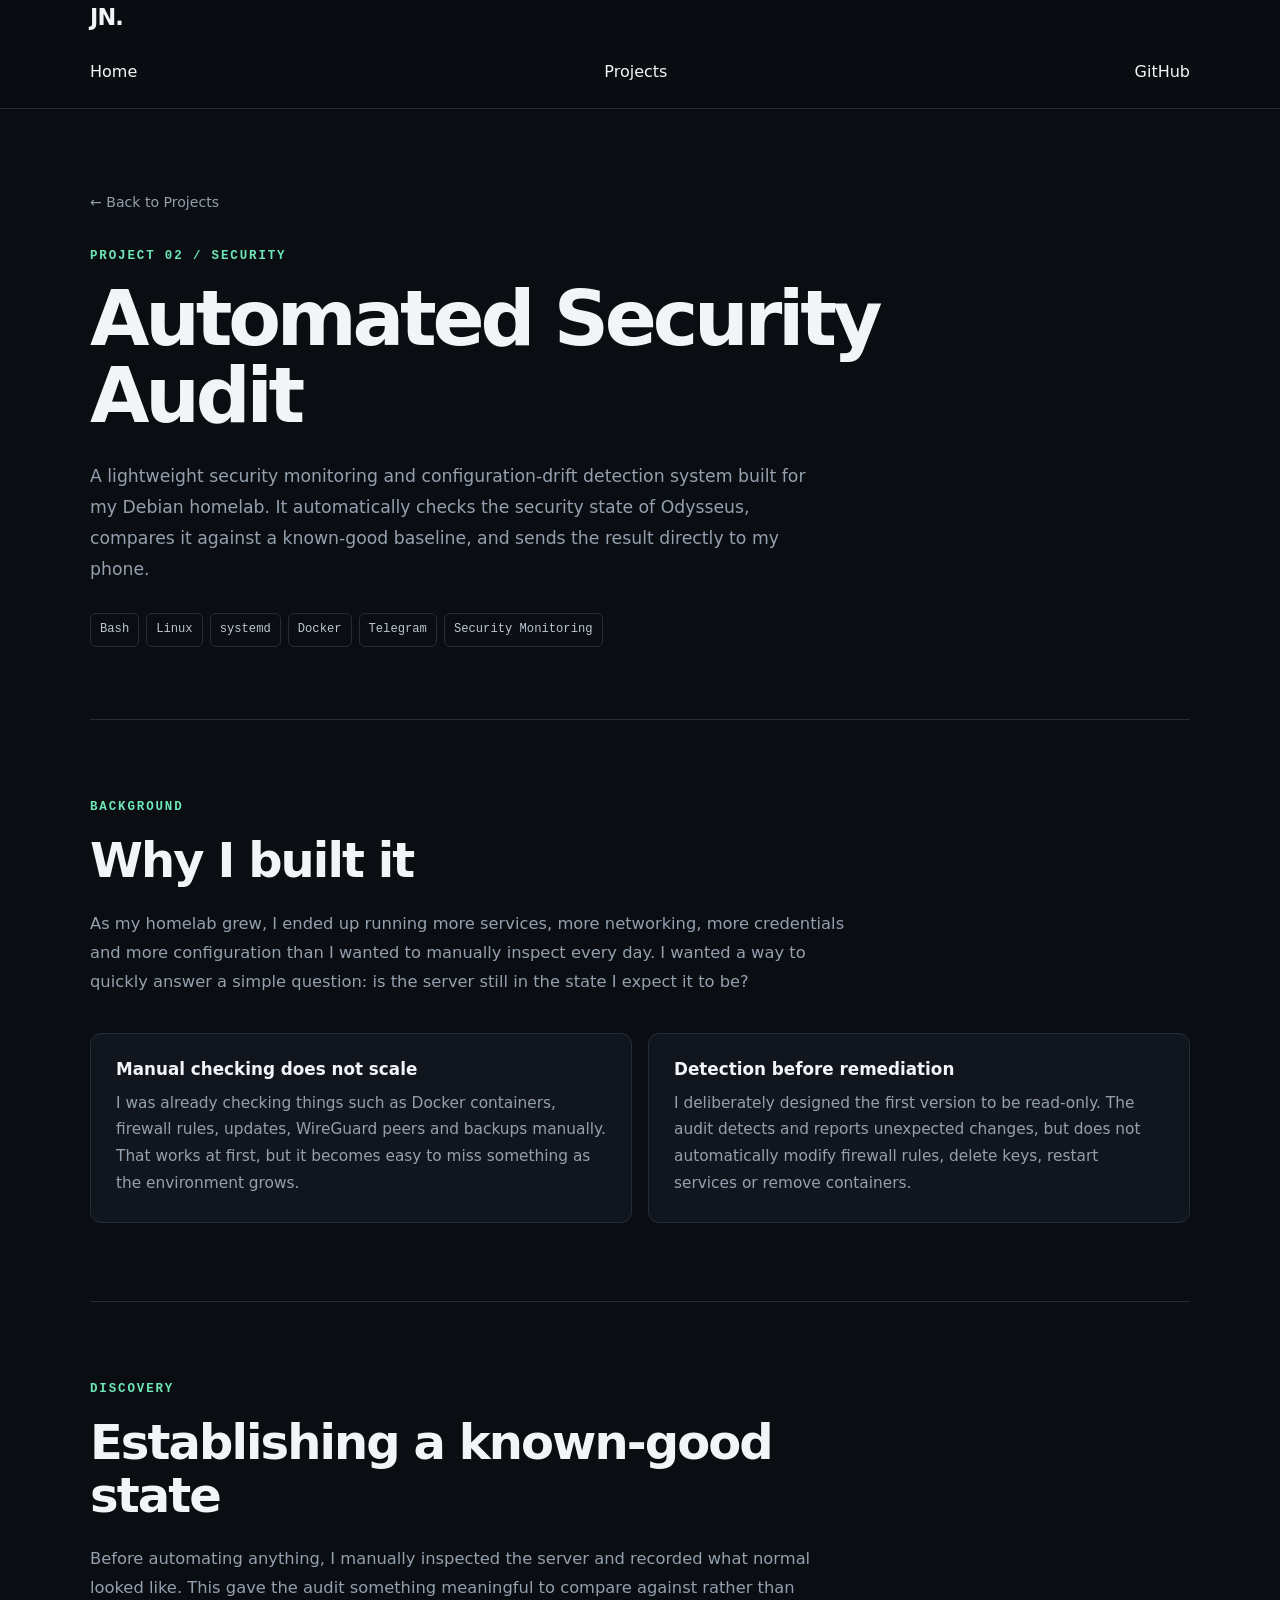
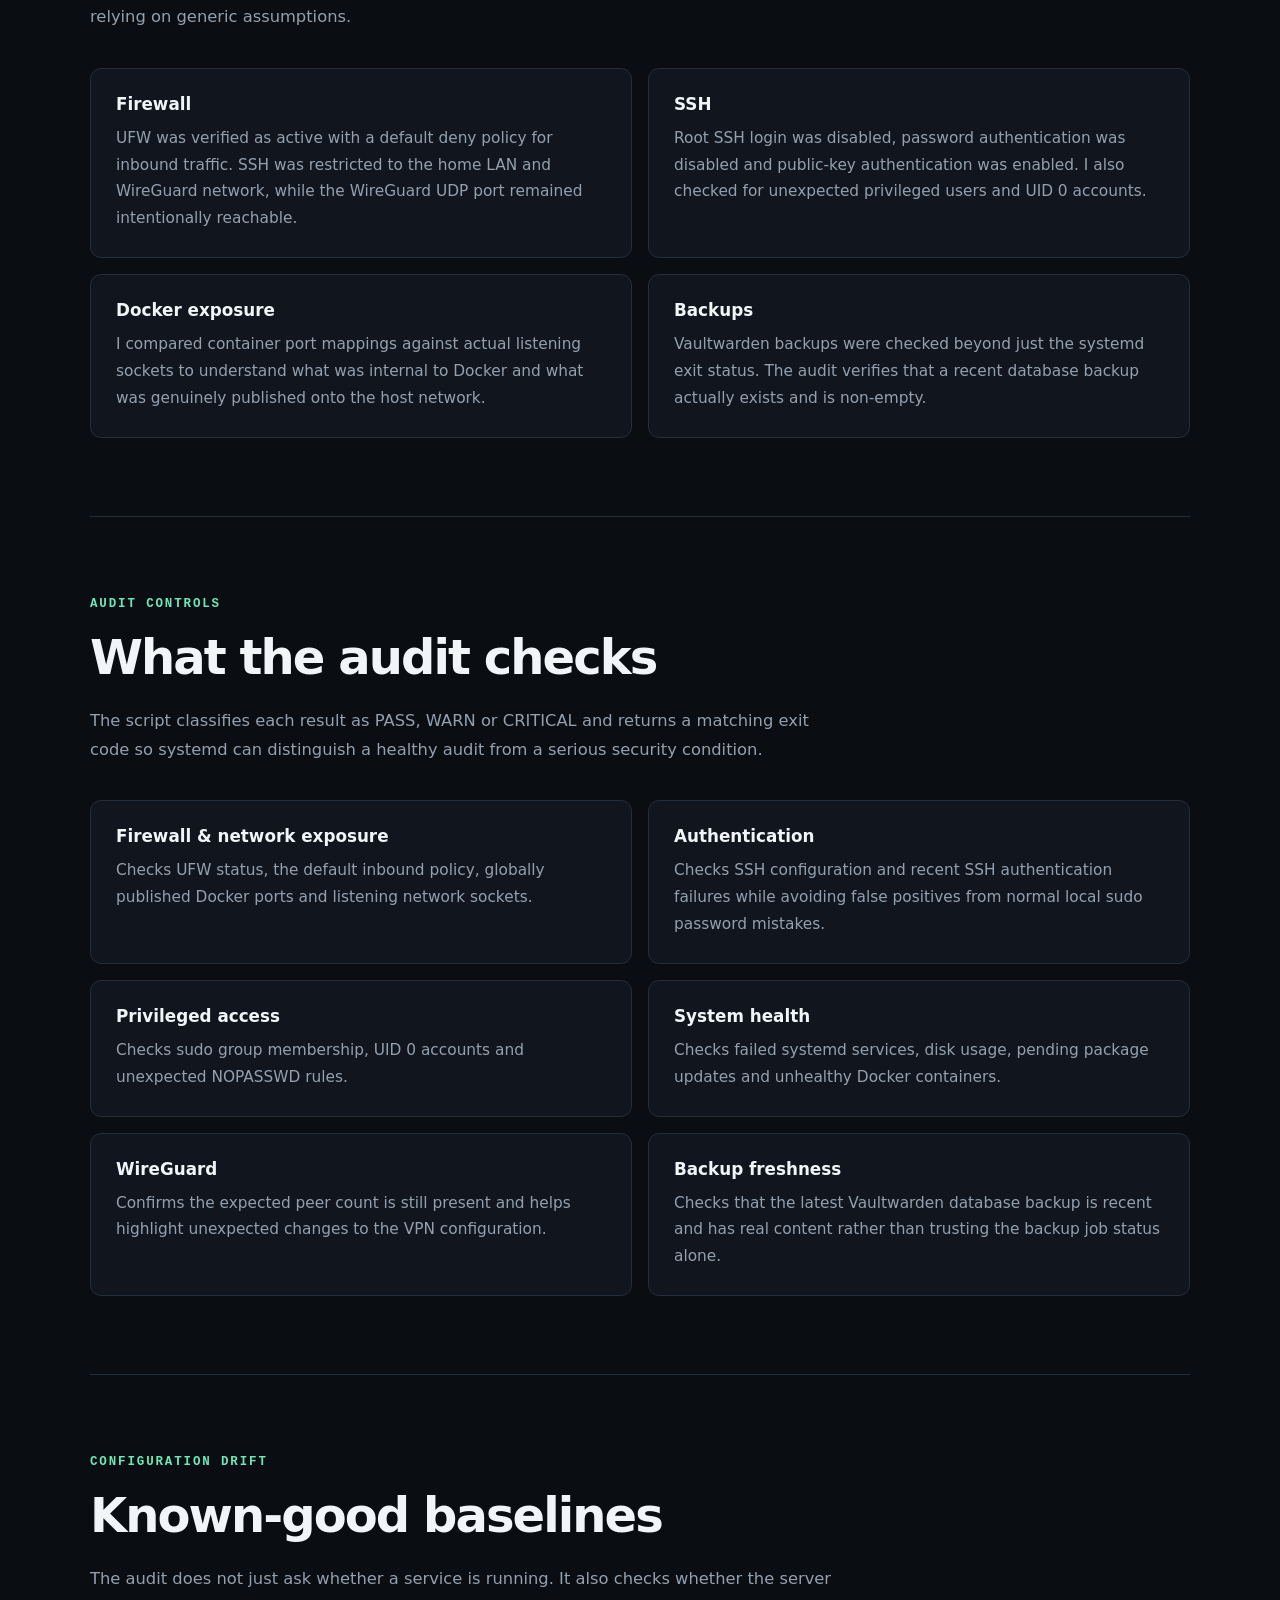
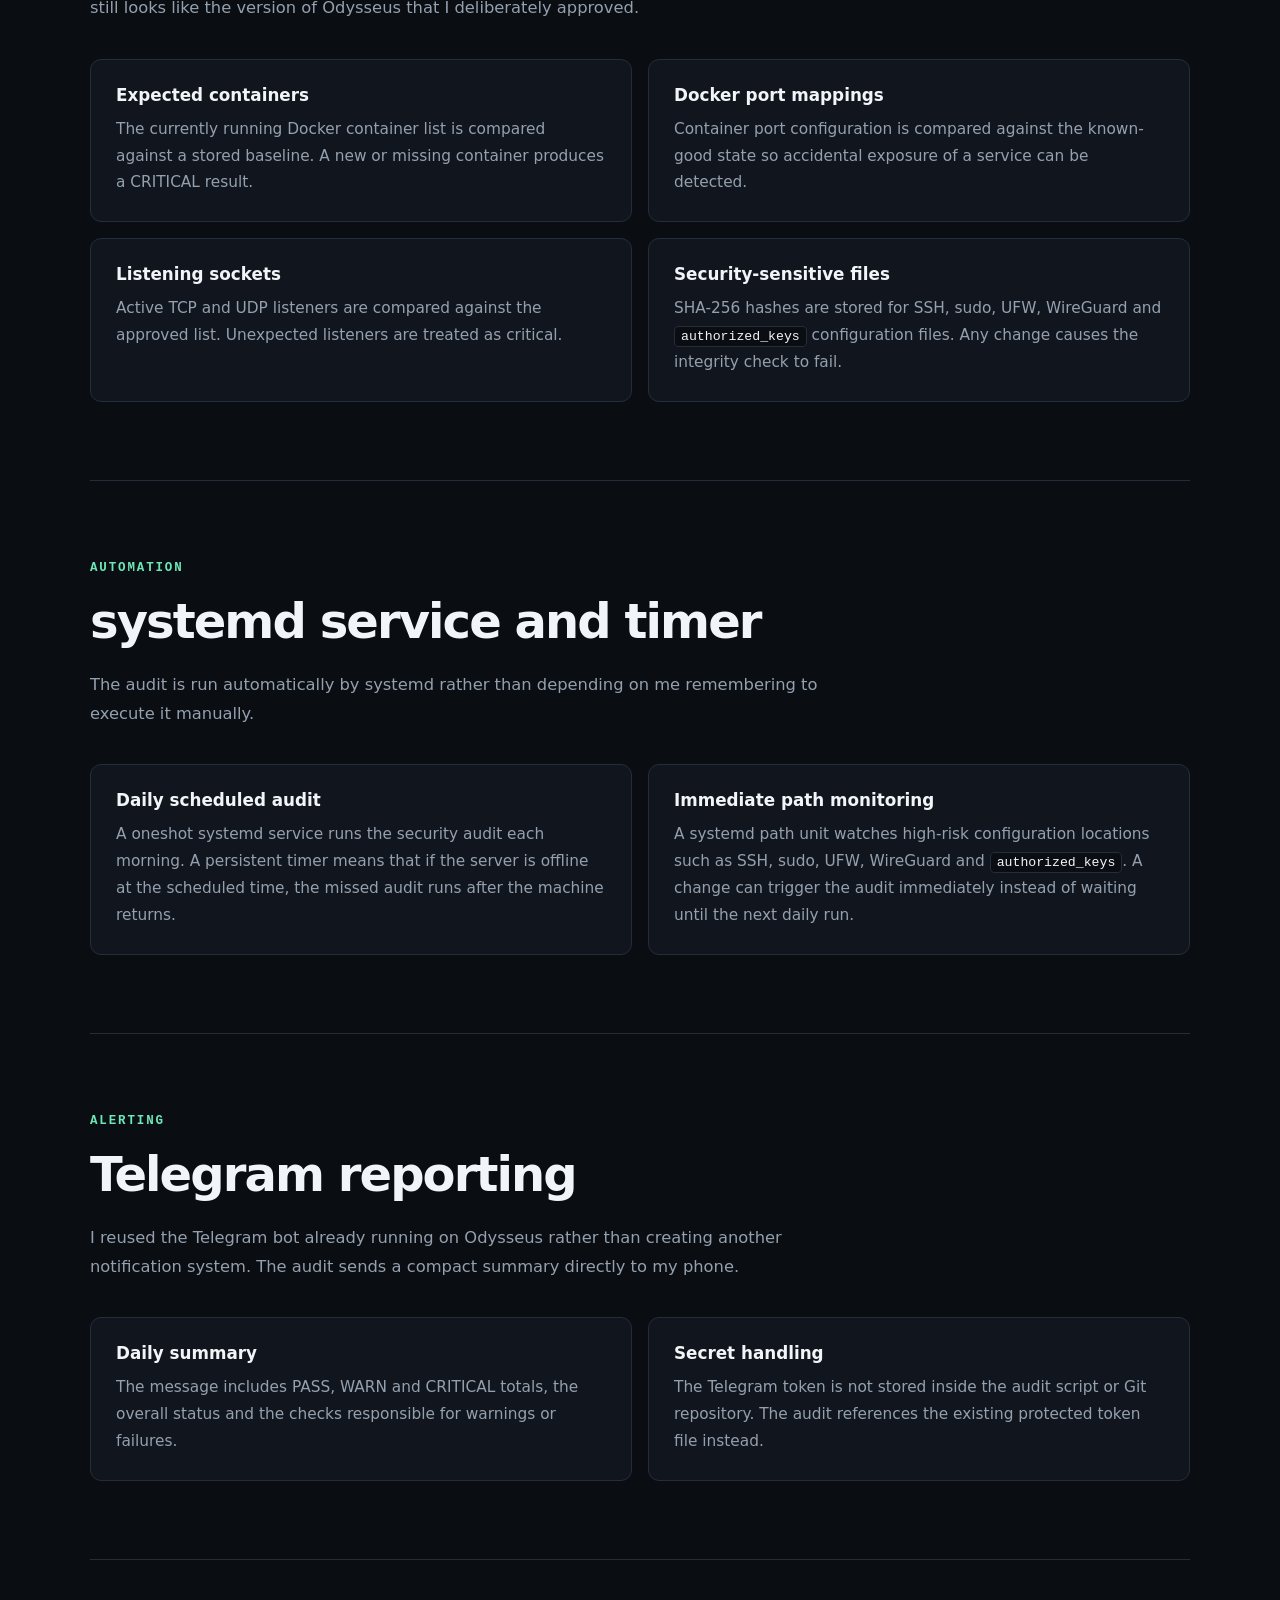
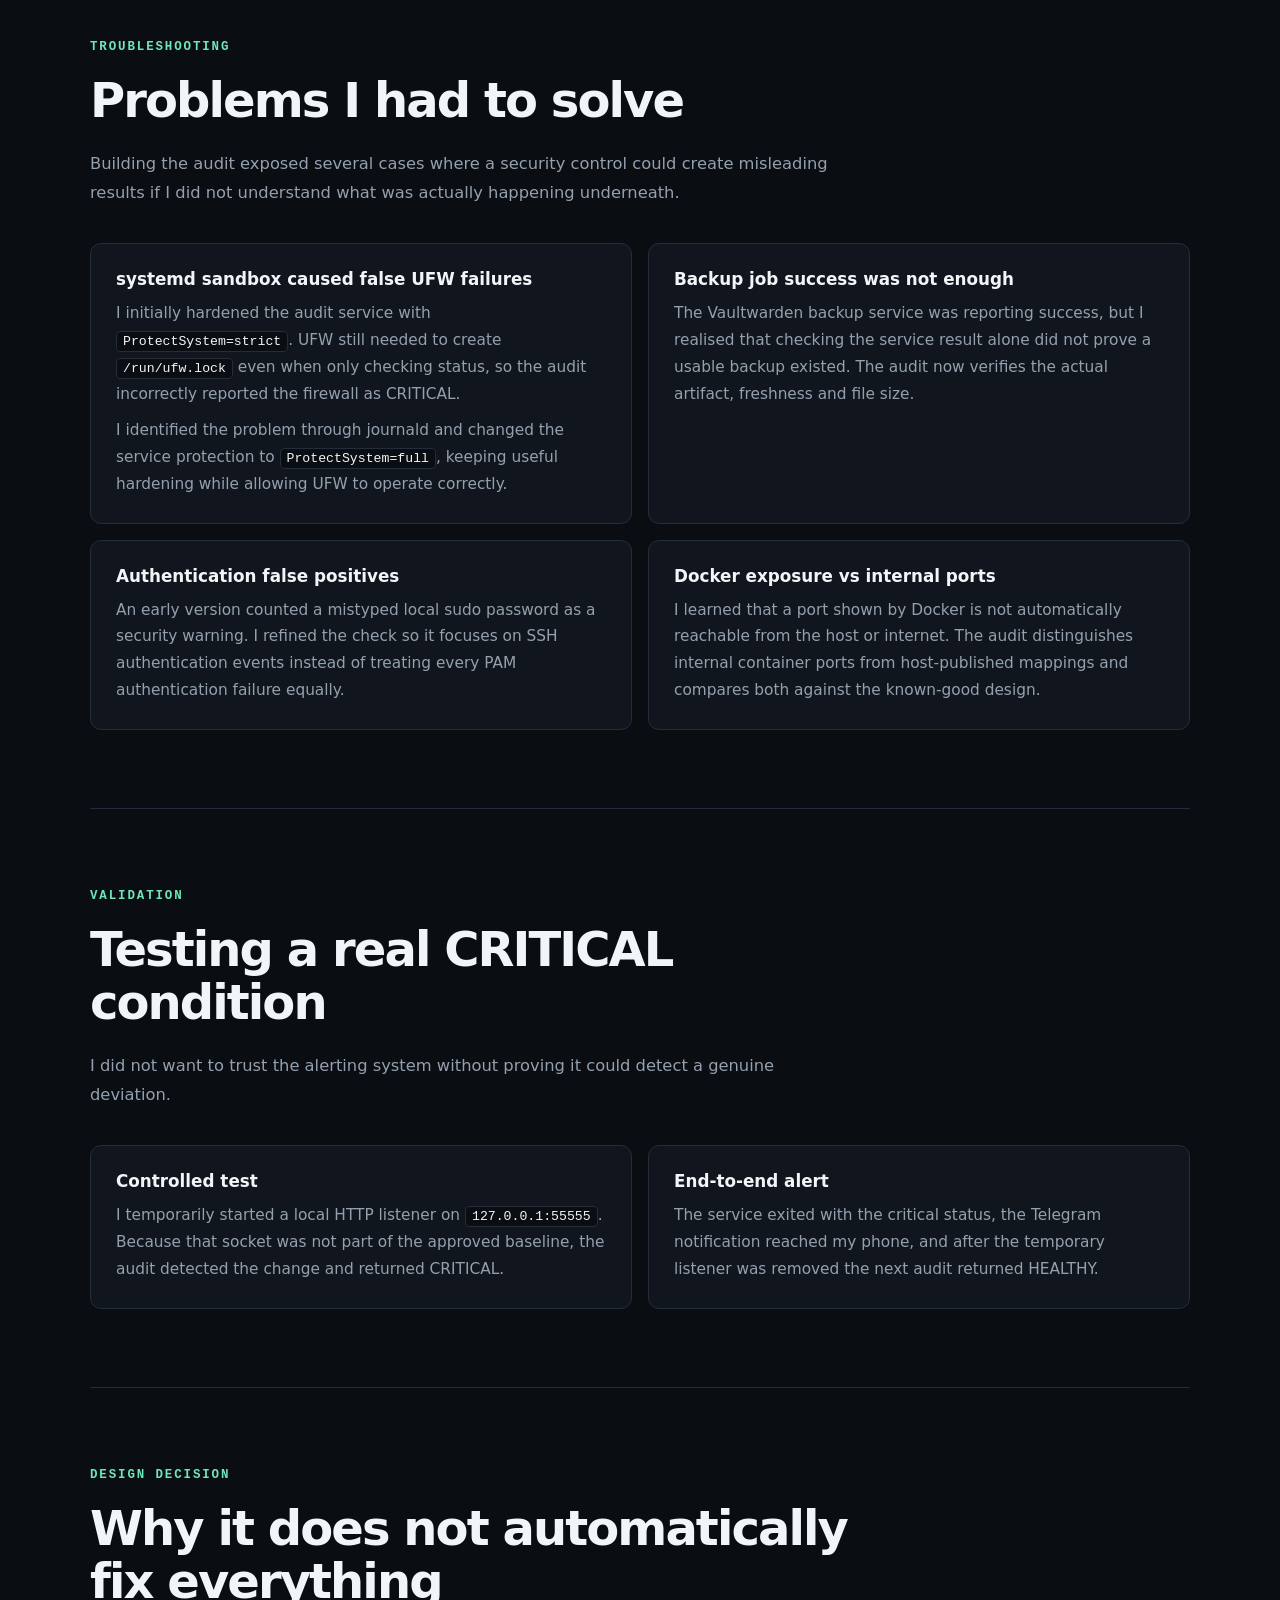
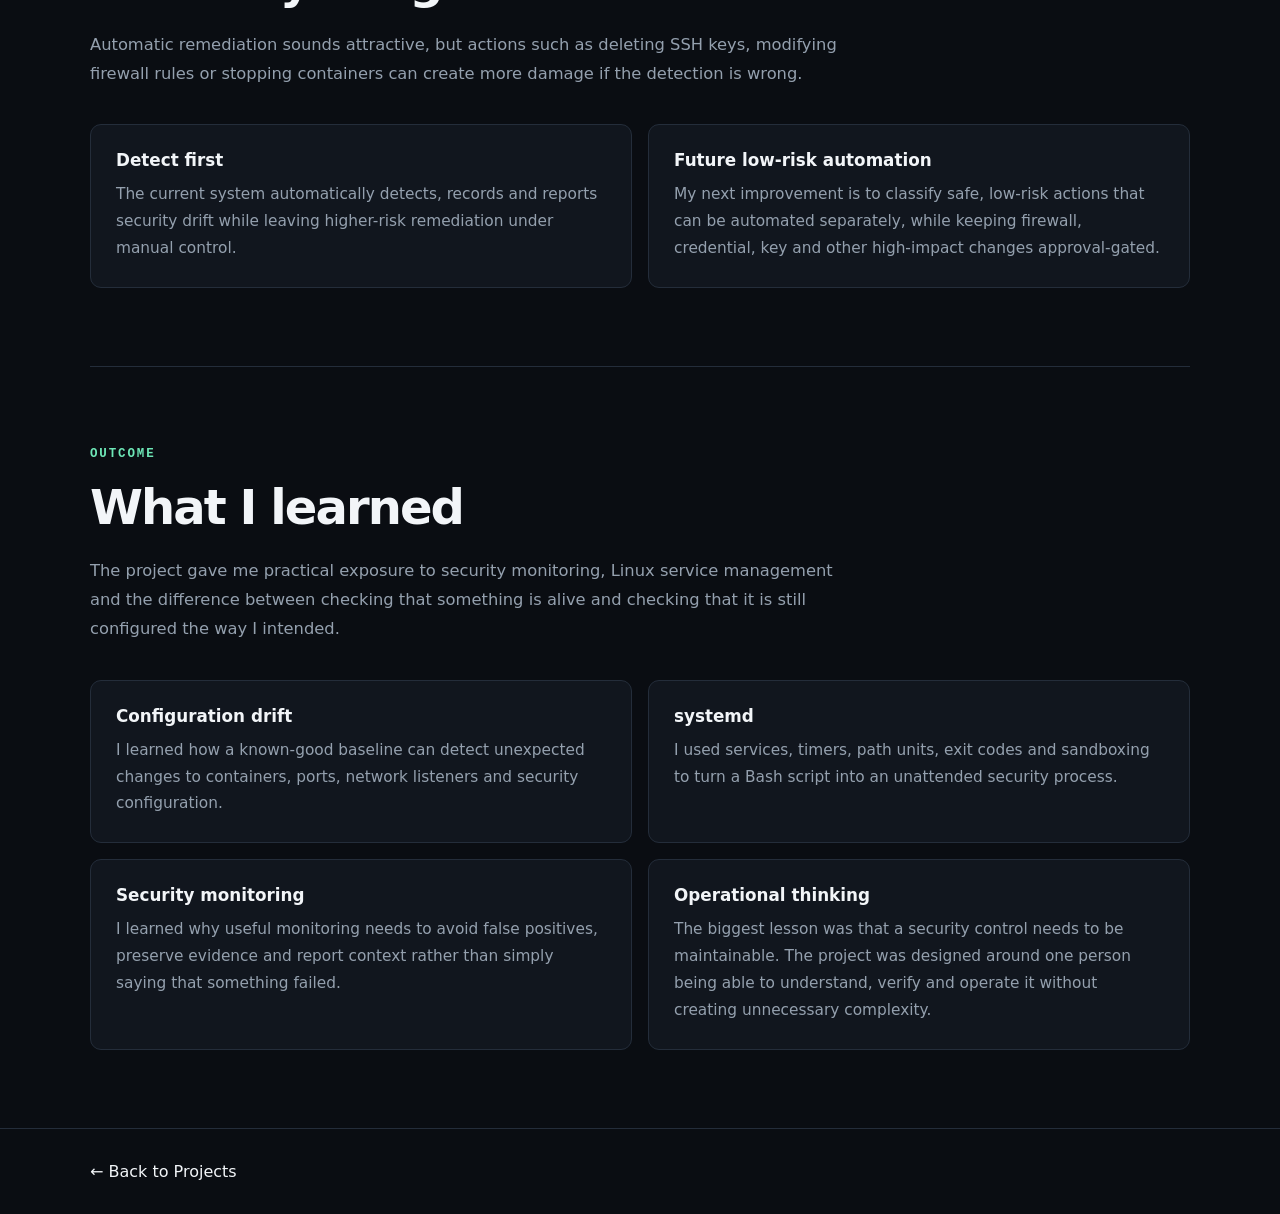
<file: projects/security-audit/index.html>
<!DOCTYPE html>
<html lang="en">
<head>
    <meta charset="UTF-8">
    <meta name="viewport" content="width=device-width, initial-scale=1.0">

    <title>Automated Security Audit | Joshua Nowland</title>

    <link rel="stylesheet" href="../../assets/css/style.css">
</head>

<body>

    <header class="site-header">
        <div class="container nav">
            <a class="logo" href="/">JN.</a>

            <nav>
                <a href="/">Home</a>
                <a href="/#projects">Projects</a>
                <a href="https://github.com/beynzzzz" target="_blank" rel="noopener noreferrer">GitHub</a>
            </nav>
        </div>
    </header>


    <main>

        <!-- HERO -->
        <section class="case-hero container">

            <a class="back-link" href="/#projects">← Back to Projects</a>

            <p class="eyebrow">PROJECT 02 / SECURITY</p>

            <h1>Automated Security Audit</h1>

            <p class="hero-text">
                A lightweight security monitoring and configuration-drift detection system
                built for my Debian homelab. It automatically checks the security state of
                Odysseus, compares it against a known-good baseline, and sends the result
                directly to my phone.
            </p>

            <div class="tags">
                <span>Bash</span>
                <span>Linux</span>
                <span>systemd</span>
                <span>Docker</span>
                <span>Telegram</span>
                <span>Security Monitoring</span>
            </div>

        </section>


        <!-- WHY -->
        <section class="section container case-section">

            <p class="section-label">BACKGROUND</p>
            <h2>Why I built it</h2>

            <p class="section-intro">
                As my homelab grew, I ended up running more services, more networking,
                more credentials and more configuration than I wanted to manually inspect
                every day. I wanted a way to quickly answer a simple question:
                is the server still in the state I expect it to be?
            </p>

            <div class="case-grid">

                <div class="case-panel">
                    <h3>Manual checking does not scale</h3>
                    <p>
                        I was already checking things such as Docker containers, firewall
                        rules, updates, WireGuard peers and backups manually. That works at
                        first, but it becomes easy to miss something as the environment grows.
                    </p>
                </div>

                <div class="case-panel">
                    <h3>Detection before remediation</h3>
                    <p>
                        I deliberately designed the first version to be read-only. The audit
                        detects and reports unexpected changes, but does not automatically
                        modify firewall rules, delete keys, restart services or remove containers.
                    </p>
                </div>

            </div>

        </section>


        <!-- INITIAL BASELINE -->
        <section class="section container case-section">

            <p class="section-label">DISCOVERY</p>
            <h2>Establishing a known-good state</h2>

            <p class="section-intro">
                Before automating anything, I manually inspected the server and recorded what
                normal looked like. This gave the audit something meaningful to compare against
                rather than relying on generic assumptions.
            </p>

            <div class="case-grid">

                <div class="case-panel">
                    <h3>Firewall</h3>
                    <p>
                        UFW was verified as active with a default deny policy for inbound traffic.
                        SSH was restricted to the home LAN and WireGuard network, while the
                        WireGuard UDP port remained intentionally reachable.
                    </p>
                </div>

                <div class="case-panel">
                    <h3>SSH</h3>
                    <p>
                        Root SSH login was disabled, password authentication was disabled and
                        public-key authentication was enabled. I also checked for unexpected
                        privileged users and UID 0 accounts.
                    </p>
                </div>

                <div class="case-panel">
                    <h3>Docker exposure</h3>
                    <p>
                        I compared container port mappings against actual listening sockets to
                        understand what was internal to Docker and what was genuinely published
                        onto the host network.
                    </p>
                </div>

                <div class="case-panel">
                    <h3>Backups</h3>
                    <p>
                        Vaultwarden backups were checked beyond just the systemd exit status.
                        The audit verifies that a recent database backup actually exists and
                        is non-empty.
                    </p>
                </div>

            </div>

        </section>


        <!-- WHAT IT CHECKS -->
        <section class="section container case-section">

            <p class="section-label">AUDIT CONTROLS</p>
            <h2>What the audit checks</h2>

            <p class="section-intro">
                The script classifies each result as PASS, WARN or CRITICAL and returns a
                matching exit code so systemd can distinguish a healthy audit from a serious
                security condition.
            </p>

            <div class="case-grid">

                <div class="case-panel">
                    <h3>Firewall & network exposure</h3>
                    <p>
                        Checks UFW status, the default inbound policy, globally published
                        Docker ports and listening network sockets.
                    </p>
                </div>

                <div class="case-panel">
                    <h3>Authentication</h3>
                    <p>
                        Checks SSH configuration and recent SSH authentication failures while
                        avoiding false positives from normal local sudo password mistakes.
                    </p>
                </div>

                <div class="case-panel">
                    <h3>Privileged access</h3>
                    <p>
                        Checks sudo group membership, UID 0 accounts and unexpected NOPASSWD
                        rules.
                    </p>
                </div>

                <div class="case-panel">
                    <h3>System health</h3>
                    <p>
                        Checks failed systemd services, disk usage, pending package updates and
                        unhealthy Docker containers.
                    </p>
                </div>

                <div class="case-panel">
                    <h3>WireGuard</h3>
                    <p>
                        Confirms the expected peer count is still present and helps highlight
                        unexpected changes to the VPN configuration.
                    </p>
                </div>

                <div class="case-panel">
                    <h3>Backup freshness</h3>
                    <p>
                        Checks that the latest Vaultwarden database backup is recent and has
                        real content rather than trusting the backup job status alone.
                    </p>
                </div>

            </div>

        </section>


        <!-- BASELINE -->
        <section class="section container case-section">

            <p class="section-label">CONFIGURATION DRIFT</p>
            <h2>Known-good baselines</h2>

            <p class="section-intro">
                The audit does not just ask whether a service is running. It also checks whether
                the server still looks like the version of Odysseus that I deliberately approved.
            </p>

            <div class="case-grid">

                <div class="case-panel">
                    <h3>Expected containers</h3>
                    <p>
                        The currently running Docker container list is compared against a stored
                        baseline. A new or missing container produces a CRITICAL result.
                    </p>
                </div>

                <div class="case-panel">
                    <h3>Docker port mappings</h3>
                    <p>
                        Container port configuration is compared against the known-good state so
                        accidental exposure of a service can be detected.
                    </p>
                </div>

                <div class="case-panel">
                    <h3>Listening sockets</h3>
                    <p>
                        Active TCP and UDP listeners are compared against the approved list.
                        Unexpected listeners are treated as critical.
                    </p>
                </div>

                <div class="case-panel">
                    <h3>Security-sensitive files</h3>
                    <p>
                        SHA-256 hashes are stored for SSH, sudo, UFW, WireGuard and
                        <code>authorized_keys</code> configuration files. Any change causes the
                        integrity check to fail.
                    </p>
                </div>

            </div>

        </section>


        <!-- AUTOMATION -->
        <section class="section container case-section">

            <p class="section-label">AUTOMATION</p>
            <h2>systemd service and timer</h2>

            <p class="section-intro">
                The audit is run automatically by systemd rather than depending on me remembering
                to execute it manually.
            </p>

            <div class="case-grid">

                <div class="case-panel">
                    <h3>Daily scheduled audit</h3>
                    <p>
                        A oneshot systemd service runs the security audit each morning. A persistent
                        timer means that if the server is offline at the scheduled time, the missed
                        audit runs after the machine returns.
                    </p>
                </div>

                <div class="case-panel">
                    <h3>Immediate path monitoring</h3>
                    <p>
                        A systemd path unit watches high-risk configuration locations such as SSH,
                        sudo, UFW, WireGuard and <code>authorized_keys</code>. A change can trigger
                        the audit immediately instead of waiting until the next daily run.
                    </p>
                </div>

            </div>

        </section>


        <!-- TELEGRAM -->
        <section class="section container case-section">

            <p class="section-label">ALERTING</p>
            <h2>Telegram reporting</h2>

            <p class="section-intro">
                I reused the Telegram bot already running on Odysseus rather than creating another
                notification system. The audit sends a compact summary directly to my phone.
            </p>

            <div class="case-grid">

                <div class="case-panel">
                    <h3>Daily summary</h3>
                    <p>
                        The message includes PASS, WARN and CRITICAL totals, the overall status and
                        the checks responsible for warnings or failures.
                    </p>
                </div>

                <div class="case-panel">
                    <h3>Secret handling</h3>
                    <p>
                        The Telegram token is not stored inside the audit script or Git repository.
                        The audit references the existing protected token file instead.
                    </p>
                </div>

            </div>

        </section>


        <!-- TROUBLESHOOTING -->
        <section class="section container case-section">

            <p class="section-label">TROUBLESHOOTING</p>
            <h2>Problems I had to solve</h2>

            <p class="section-intro">
                Building the audit exposed several cases where a security control could create
                misleading results if I did not understand what was actually happening underneath.
            </p>

            <div class="case-grid">

                <div class="case-panel">
                    <h3>systemd sandbox caused false UFW failures</h3>
                    <p>
                        I initially hardened the audit service with
                        <code>ProtectSystem=strict</code>. UFW still needed to create
                        <code>/run/ufw.lock</code> even when only checking status, so the audit
                        incorrectly reported the firewall as CRITICAL.
                    </p>
                    <p>
                        I identified the problem through journald and changed the service protection
                        to <code>ProtectSystem=full</code>, keeping useful hardening while allowing
                        UFW to operate correctly.
                    </p>
                </div>

                <div class="case-panel">
                    <h3>Backup job success was not enough</h3>
                    <p>
                        The Vaultwarden backup service was reporting success, but I realised that
                        checking the service result alone did not prove a usable backup existed.
                        The audit now verifies the actual artifact, freshness and file size.
                    </p>
                </div>

                <div class="case-panel">
                    <h3>Authentication false positives</h3>
                    <p>
                        An early version counted a mistyped local sudo password as a security
                        warning. I refined the check so it focuses on SSH authentication events
                        instead of treating every PAM authentication failure equally.
                    </p>
                </div>

                <div class="case-panel">
                    <h3>Docker exposure vs internal ports</h3>
                    <p>
                        I learned that a port shown by Docker is not automatically reachable from
                        the host or internet. The audit distinguishes internal container ports from
                        host-published mappings and compares both against the known-good design.
                    </p>
                </div>

            </div>

        </section>


        <!-- TEST -->
        <section class="section container case-section">

            <p class="section-label">VALIDATION</p>
            <h2>Testing a real CRITICAL condition</h2>

            <p class="section-intro">
                I did not want to trust the alerting system without proving it could detect a
                genuine deviation.
            </p>

            <div class="case-grid">

                <div class="case-panel">
                    <h3>Controlled test</h3>
                    <p>
                        I temporarily started a local HTTP listener on
                        <code>127.0.0.1:55555</code>. Because that socket was not part of the
                        approved baseline, the audit detected the change and returned CRITICAL.
                    </p>
                </div>

                <div class="case-panel">
                    <h3>End-to-end alert</h3>
                    <p>
                        The service exited with the critical status, the Telegram notification
                        reached my phone, and after the temporary listener was removed the next
                        audit returned HEALTHY.
                    </p>
                </div>

            </div>

        </section>


        <!-- RESPONSE -->
        <section class="section container case-section">

            <p class="section-label">DESIGN DECISION</p>
            <h2>Why it does not automatically fix everything</h2>

            <p class="section-intro">
                Automatic remediation sounds attractive, but actions such as deleting SSH keys,
                modifying firewall rules or stopping containers can create more damage if the
                detection is wrong.
            </p>

            <div class="case-grid">

                <div class="case-panel">
                    <h3>Detect first</h3>
                    <p>
                        The current system automatically detects, records and reports security
                        drift while leaving higher-risk remediation under manual control.
                    </p>
                </div>

                <div class="case-panel">
                    <h3>Future low-risk automation</h3>
                    <p>
                        My next improvement is to classify safe, low-risk actions that can be
                        automated separately, while keeping firewall, credential, key and other
                        high-impact changes approval-gated.
                    </p>
                </div>

            </div>

        </section>


        <!-- LEARNING -->
        <section class="section container case-section">

            <p class="section-label">OUTCOME</p>
            <h2>What I learned</h2>

            <p class="section-intro">
                The project gave me practical exposure to security monitoring, Linux service
                management and the difference between checking that something is alive and
                checking that it is still configured the way I intended.
            </p>

            <div class="case-grid">

                <div class="case-panel">
                    <h3>Configuration drift</h3>
                    <p>
                        I learned how a known-good baseline can detect unexpected changes to
                        containers, ports, network listeners and security configuration.
                    </p>
                </div>

                <div class="case-panel">
                    <h3>systemd</h3>
                    <p>
                        I used services, timers, path units, exit codes and sandboxing to turn a
                        Bash script into an unattended security process.
                    </p>
                </div>

                <div class="case-panel">
                    <h3>Security monitoring</h3>
                    <p>
                        I learned why useful monitoring needs to avoid false positives, preserve
                        evidence and report context rather than simply saying that something failed.
                    </p>
                </div>

                <div class="case-panel">
                    <h3>Operational thinking</h3>
                    <p>
                        The biggest lesson was that a security control needs to be maintainable.
                        The project was designed around one person being able to understand,
                        verify and operate it without creating unnecessary complexity.
                    </p>
                </div>

            </div>

        </section>

    </main>


    <footer class="site-footer">
        <div class="container">
            <a href="/#projects">← Back to Projects</a>
        </div>
    </footer>

</body>
</html>
</file>
<file: assets/css/style.css>
:root {
    --background: #0a0d12;
    --surface: #11161e;
    --surface-hover: #161d27;
    --border: #242d3a;
    --border-hover: #3a495d;

    --text: #f2f5f8;
    --muted: #94a0ae;

    --accent: #6ee7b7;
    --accent-dark: #36b889;

    --max-width: 1100px;
}


/* ========================================
   RESET
   ======================================== */

* {
    box-sizing: border-box;
    margin: 0;
    padding: 0;
}

html {
    scroll-behavior: smooth;
}

body {
    min-height: 100vh;

    background: var(--background);
    color: var(--text);

    font-family:
        Inter,
        ui-sans-serif,
        system-ui,
        -apple-system,
        BlinkMacSystemFont,
        "Segoe UI",
        sans-serif;

    line-height: 1.6;
}

a {
    color: inherit;
    text-decoration: none;
}

.container {
    width: min(90%, var(--max-width));
    margin-inline: auto;
}


/* ========================================
   HEADER / NAVIGATION
   ======================================== */

header {
    position: relative;
    z-index: 10;

    background: rgba(10, 13, 18, 0.96);
    border-bottom: 1px solid var(--border);
}

nav {
    min-height: 72px;

    display: flex;
    align-items: center;
    justify-content: space-between;

    gap: 30px;
}

.logo {
    flex-shrink: 0;

    font-size: 1.4rem;
    font-weight: 800;
    letter-spacing: -0.04em;
}

.logo span {
    color: var(--accent);
}

.nav-links {
    display: flex;
    align-items: center;
    gap: 28px;
}

.nav-links a {
    color: var(--muted);

    font-size: 0.9rem;

    transition: color 0.2s ease;
}

.nav-links a:hover {
    color: var(--text);
}


/* ========================================
   HOMEPAGE HERO
   ======================================== */

.hero {
    min-height: 650px;

    display: flex;
    flex-direction: column;
    justify-content: center;
}

.eyebrow,
.section-label {
    color: var(--accent);

    font-family:
        "SFMono-Regular",
        Consolas,
        "Liberation Mono",
        monospace;

    font-size: 0.78rem;
    font-weight: 700;
    letter-spacing: 0.15em;
}

.hero h1 {
    max-width: 850px;

    margin-top: 20px;

    font-size: clamp(3rem, 7vw, 5.7rem);
    line-height: 0.98;
    letter-spacing: -0.055em;
}

.hero h1 span {
    color: var(--muted);
}

.hero-text {
    max-width: 650px;

    margin-top: 30px;

    color: var(--muted);

    font-size: 1.1rem;
    line-height: 1.75;
}

.hero-buttons {
    display: flex;
    flex-wrap: wrap;
    gap: 12px;

    margin-top: 34px;
}


/* ========================================
   BUTTONS
   ======================================== */

.button {
    display: inline-flex;
    align-items: center;
    justify-content: center;

    padding: 11px 18px;

    border-radius: 7px;

    font-size: 0.92rem;
    font-weight: 650;

    transition:
        background 0.2s ease,
        color 0.2s ease,
        border-color 0.2s ease,
        transform 0.2s ease;
}

.button.primary {
    background: var(--accent);
    color: #07110d;
}

.button.primary:hover {
    background: var(--accent-dark);
    transform: translateY(-1px);
}

.button.secondary {
    border: 1px solid var(--border);
}

.button.secondary:hover {
    background: var(--surface);
    border-color: var(--border-hover);
}


/* ========================================
   GENERAL SECTIONS
   ======================================== */

.section {
    padding: 105px 0;

    border-top: 1px solid var(--border);
}

.section h2 {
    margin-top: 12px;

    font-size: clamp(2rem, 4vw, 3.2rem);
    line-height: 1.1;
    letter-spacing: -0.04em;
}

.section-intro {
    max-width: 750px;

    margin-top: 24px;

    color: var(--muted);

    font-size: 1.06rem;
    line-height: 1.8;
}


/* ========================================
   HOMEPAGE PROJECTS
   ======================================== */

.project-grid {
    margin-top: 45px;

    display: grid;
    grid-template-columns: repeat(2, minmax(0, 1fr));

    gap: 16px;
}

.project-card {
    position: relative;

    min-height: 360px;

    padding: 28px;

    display: flex;
    gap: 24px;

    background: var(--surface);

    border: 1px solid var(--border);
    border-radius: 12px;

    transition:
        transform 0.2s ease,
        background 0.2s ease,
        border-color 0.2s ease;
}

.project-card:hover {
    transform: translateY(-3px);

    background: var(--surface-hover);
    border-color: var(--border-hover);
}

.project-card.featured {
    border-color: #345b50;
}

.project-number {
    flex-shrink: 0;

    color: var(--muted);

    font-family:
        "SFMono-Regular",
        Consolas,
        "Liberation Mono",
        monospace;

    font-size: 0.78rem;
}

.project-card > div:last-child {
    min-width: 0;

    flex: 1;

    display: flex;
    flex-direction: column;
}

.project-status {
    display: inline-block;

    margin-bottom: 15px;

    color: var(--muted);

    font-family:
        "SFMono-Regular",
        Consolas,
        "Liberation Mono",
        monospace;

    font-size: 0.68rem;
    font-weight: 700;
    letter-spacing: 0.12em;
}

.project-status.live {
    color: var(--accent);
}

.project-card h3 {
    margin-bottom: 12px;

    font-size: 1.35rem;
    line-height: 1.35;
}

.project-card p {
    max-width: 540px;

    color: var(--muted);

    line-height: 1.7;
}


/* ========================================
   TAGS
   ======================================== */

.tags {
    display: flex;
    flex-wrap: wrap;

    gap: 7px;

    margin-top: 24px;
}

.tags span,
.skills span {
    padding: 6px 9px;

    color: #bdc7d3;

    border: 1px solid var(--border);
    border-radius: 6px;

    font-family:
        "SFMono-Regular",
        Consolas,
        "Liberation Mono",
        monospace;

    font-size: 0.76rem;
}


/* ========================================
   PROJECT CARD ACTION
   ======================================== */

.project-card .project-link {
    width: fit-content;

    display: inline-flex;
    align-items: center;

    margin-top: 22px;
    padding: 9px 13px;

    color: var(--text);

    border: 1px solid var(--border);
    border-radius: 6px;

    font-family: inherit;
    font-size: 0.86rem;
    font-weight: 600;

    transition:
        color 0.2s ease,
        background 0.2s ease,
        border-color 0.2s ease,
        transform 0.2s ease;
}

.project-card .project-link:hover {
    color: var(--accent);

    background: var(--surface-hover);
    border-color: var(--border-hover);

    transform: translateX(2px);
}


/* ========================================
   SKILLS
   ======================================== */

.skills {
    display: flex;
    flex-wrap: wrap;

    gap: 10px;

    margin-top: 35px;
}

.skills span {
    padding: 9px 13px;

    background: var(--surface);
}


/* ========================================
   ODYSSEUS CASE STUDY
   ======================================== */

/*
   This deliberately gives the project page
   the same horizontal alignment as the homepage
   even if the HTML does not include .container.
*/

.case-hero,
.case-hero ~ .section {
    width: min(90%, var(--max-width));
    margin-inline: auto;
}


/* Case study intro */

.case-hero {
    padding: 80px 0 72px;
}

.case-hero .back-link {
    display: inline-block;

    margin-bottom: 34px;

    color: var(--muted);

    font-size: 0.88rem;

    transition: color 0.2s ease;
}

.case-hero .back-link:hover {
    color: var(--accent);
}

.case-hero .eyebrow {
    display: block;

    margin-bottom: 14px;
}

.case-hero h1 {
    max-width: 800px;

    margin: 0;

    font-size: clamp(3rem, 6vw, 5rem);
    line-height: 1;
    letter-spacing: -0.055em;
}

.case-hero .hero-text {
    max-width: 720px;

    margin-top: 26px;

    color: var(--muted);

    font-size: 1.08rem;
    line-height: 1.8;
}

.case-hero .tags {
    margin-top: 28px;
}


/* Case study sections */

.case-hero ~ .section {
    padding: 78px 0;

    border-top: 1px solid var(--border);
}

.case-hero ~ .section .section-label {
    display: block;

    margin-bottom: 16px;
}

.case-hero ~ .section h2 {
    max-width: 800px;

    margin: 0;

    font-size: clamp(2rem, 4vw, 3rem);
    line-height: 1.1;
    letter-spacing: -0.04em;
}

.case-hero ~ .section > .section-intro {
    max-width: 760px;

    margin-top: 22px;

    color: var(--muted);

    font-size: 1.02rem;
    line-height: 1.8;
}


/* Case study information grid */

.case-grid {
    display: grid;
    grid-template-columns: repeat(2, minmax(0, 1fr));

    gap: 16px;

    margin-top: 36px;
}

.case-panel {
    min-width: 0;

    padding: 25px;

    background: var(--surface);

    border: 1px solid var(--border);
    border-radius: 11px;
}

.case-panel h3 {
    margin: 0 0 10px;

    color: var(--text);

    font-size: 1.05rem;
    line-height: 1.35;
}

.case-panel p {
    margin-top: 9px;

    color: var(--muted);

    font-size: 0.96rem;
    line-height: 1.75;
}

.case-panel code {
    padding: 2px 6px;

    background: var(--background);

    color: var(--text);

    border: 1px solid var(--border);
    border-radius: 4px;

    font-family:
        "SFMono-Regular",
        Consolas,
        "Liberation Mono",
        monospace;

    font-size: 0.86em;
}


/* Request path */

.architecture {
    width: 100%;

    margin: 20px 0 0;
    padding: 18px 20px;

    overflow-x: auto;

    background: #0c1118;

    color: #c7d0dc;

    border: 1px solid var(--border);
    border-radius: 7px;

    font-family:
        "SFMono-Regular",
        Consolas,
        "Liberation Mono",
        monospace;

    font-size: 0.8rem;
    line-height: 1.75;

    white-space: pre;
}


/* ========================================
   FOOTER
   ======================================== */

footer {
    padding: 30px 0;

    border-top: 1px solid var(--border);
}

.footer-content {
    display: flex;
    align-items: center;
    justify-content: space-between;

    gap: 20px;

    color: var(--muted);

    font-size: 0.82rem;
}

.footer-content a {
    transition: color 0.2s ease;
}

.footer-content a:hover {
    color: var(--accent);
}


/* ========================================
   MOBILE
   ======================================== */

@media (max-width: 720px) {

    .container {
        width: min(90%, var(--max-width));
    }


    /* Navigation */

    nav {
        min-height: 64px;
    }

    .nav-links {
        gap: 16px;
    }

    .nav-links a:not(:last-child) {
        display: none;
    }


    /* Homepage */

    .hero {
        min-height: 560px;
    }

    .hero h1 {
        font-size: clamp(2.8rem, 14vw, 4rem);
    }

    .section {
        padding: 70px 0;
    }

    .project-grid {
        grid-template-columns: 1fr;
    }

    .project-card {
        min-height: auto;

        padding: 24px;
    }


    /* Case study */

    .case-hero,
    .case-hero ~ .section {
        width: min(90%, var(--max-width));
    }

    .case-hero {
        padding: 58px 0 52px;
    }

    .case-hero .back-link {
        margin-bottom: 28px;
    }

    .case-hero .hero-text {
        font-size: 1rem;
    }

    .case-hero ~ .section {
        padding: 58px 0;
    }

    .case-grid {
        grid-template-columns: 1fr;

        gap: 14px;

        margin-top: 30px;
    }

    .case-panel {
        padding: 21px;
    }

    .architecture {
        padding: 15px;

        font-size: 0.72rem;
    }


    /* Footer */

    .footer-content {
        flex-direction: column;
        align-items: flex-start;

        gap: 6px;
    }
}
.case-section h2 {
    line-height: 1.35;
    margin-bottom: 1.5rem;
}

.case-panel h3 {
    line-height: 1.25;
}
.problems-link {
    display: inline-block;
    margin-top: 1rem;
    padding: 0.75rem 1rem;
    border: 1px solid var(--accent);
    border-radius: 8px;
    color: var(--accent);
    text-decoration: none;
    font-weight: 600;
    transition:
        background-color 0.2s ease,
        color 0.2s ease,
        transform 0.2s ease;
}

.problems-link:hover {
    background-color: var(--accent);
    color: var(--background);
    transform: translateY(-2px);
}
</file>
